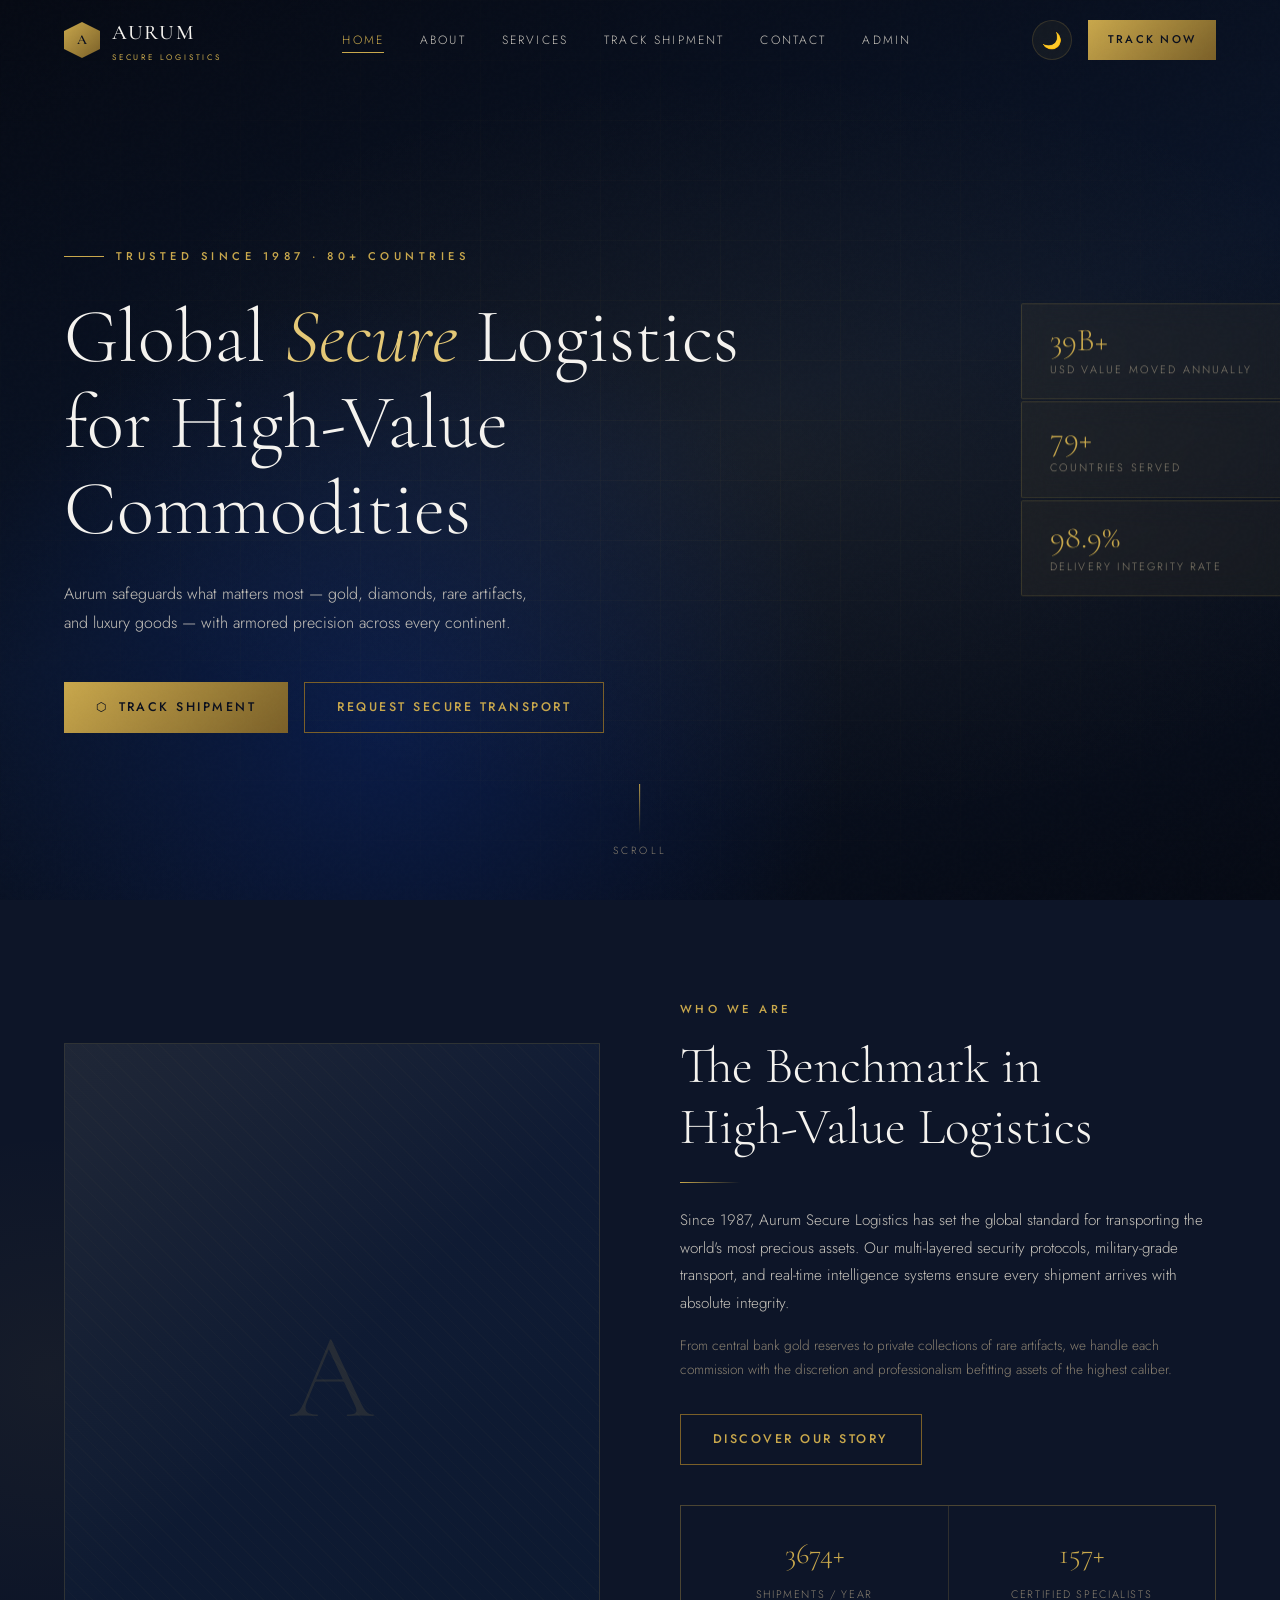
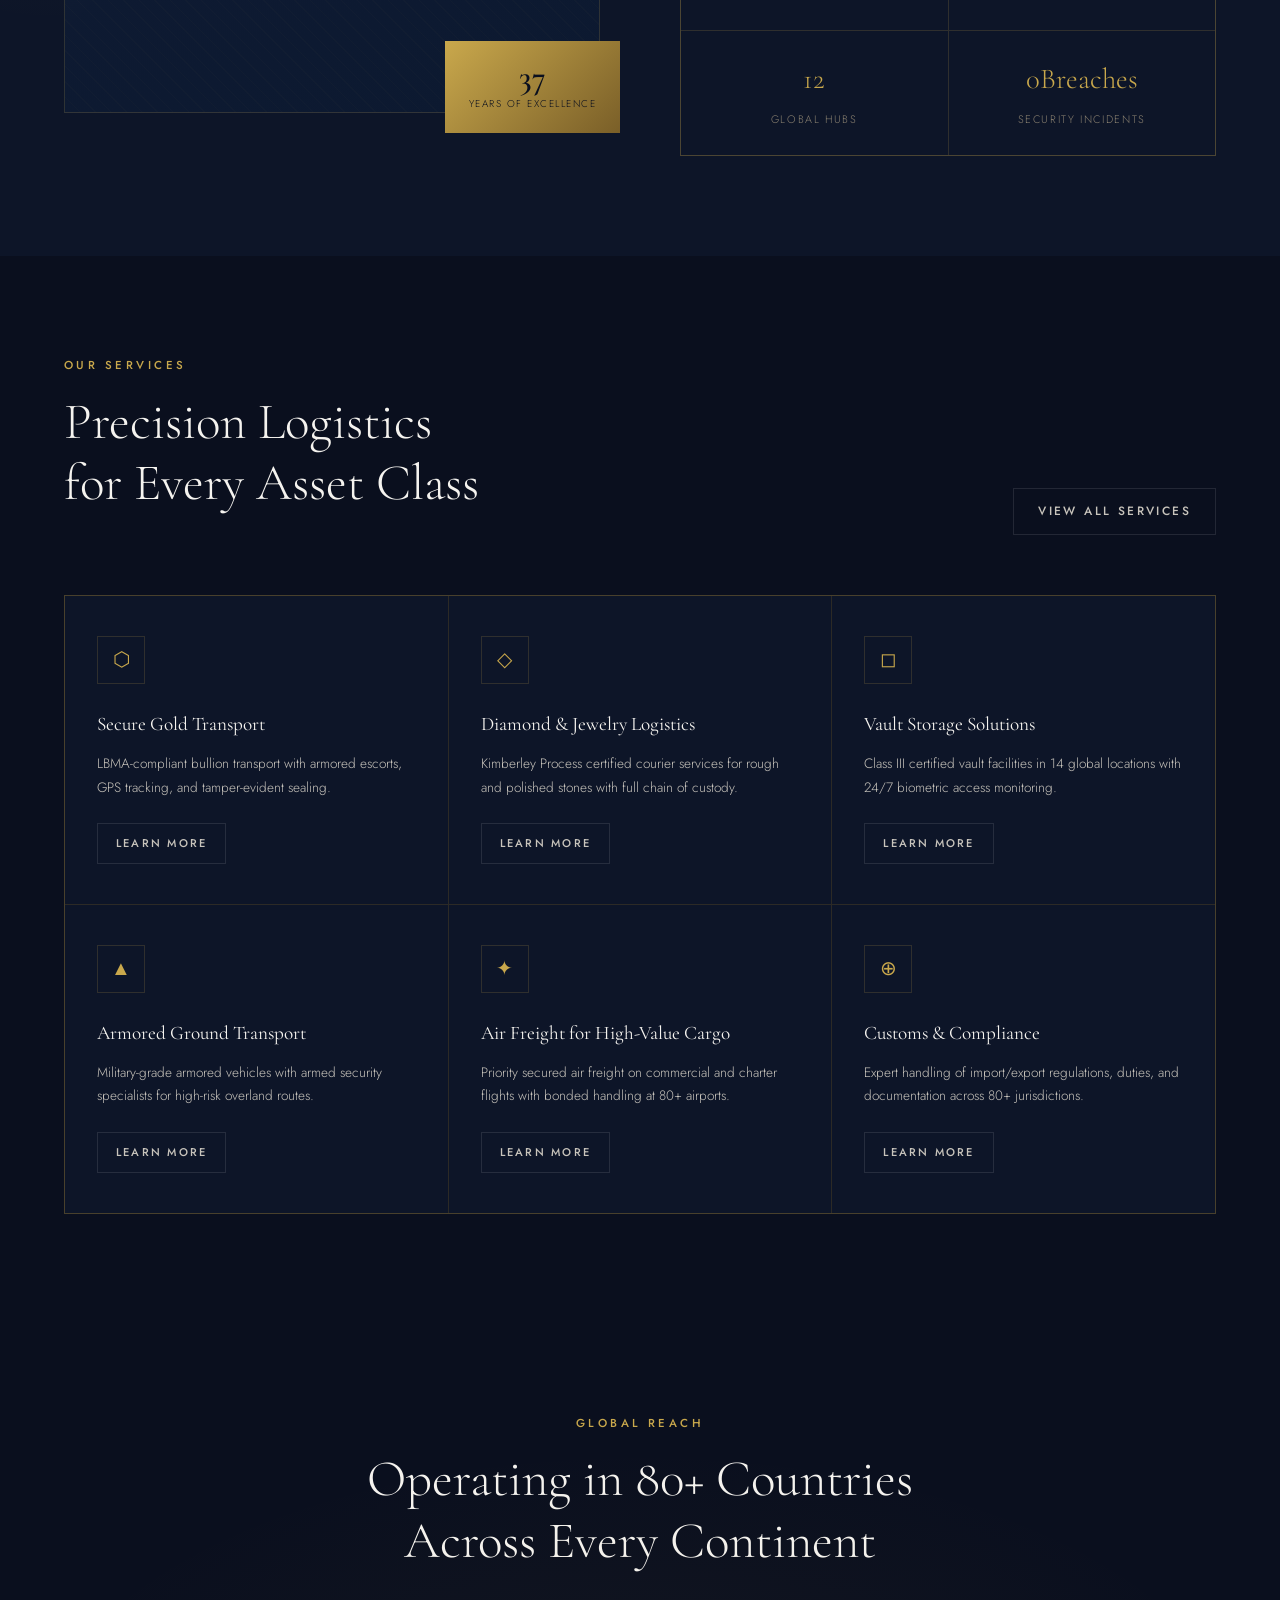
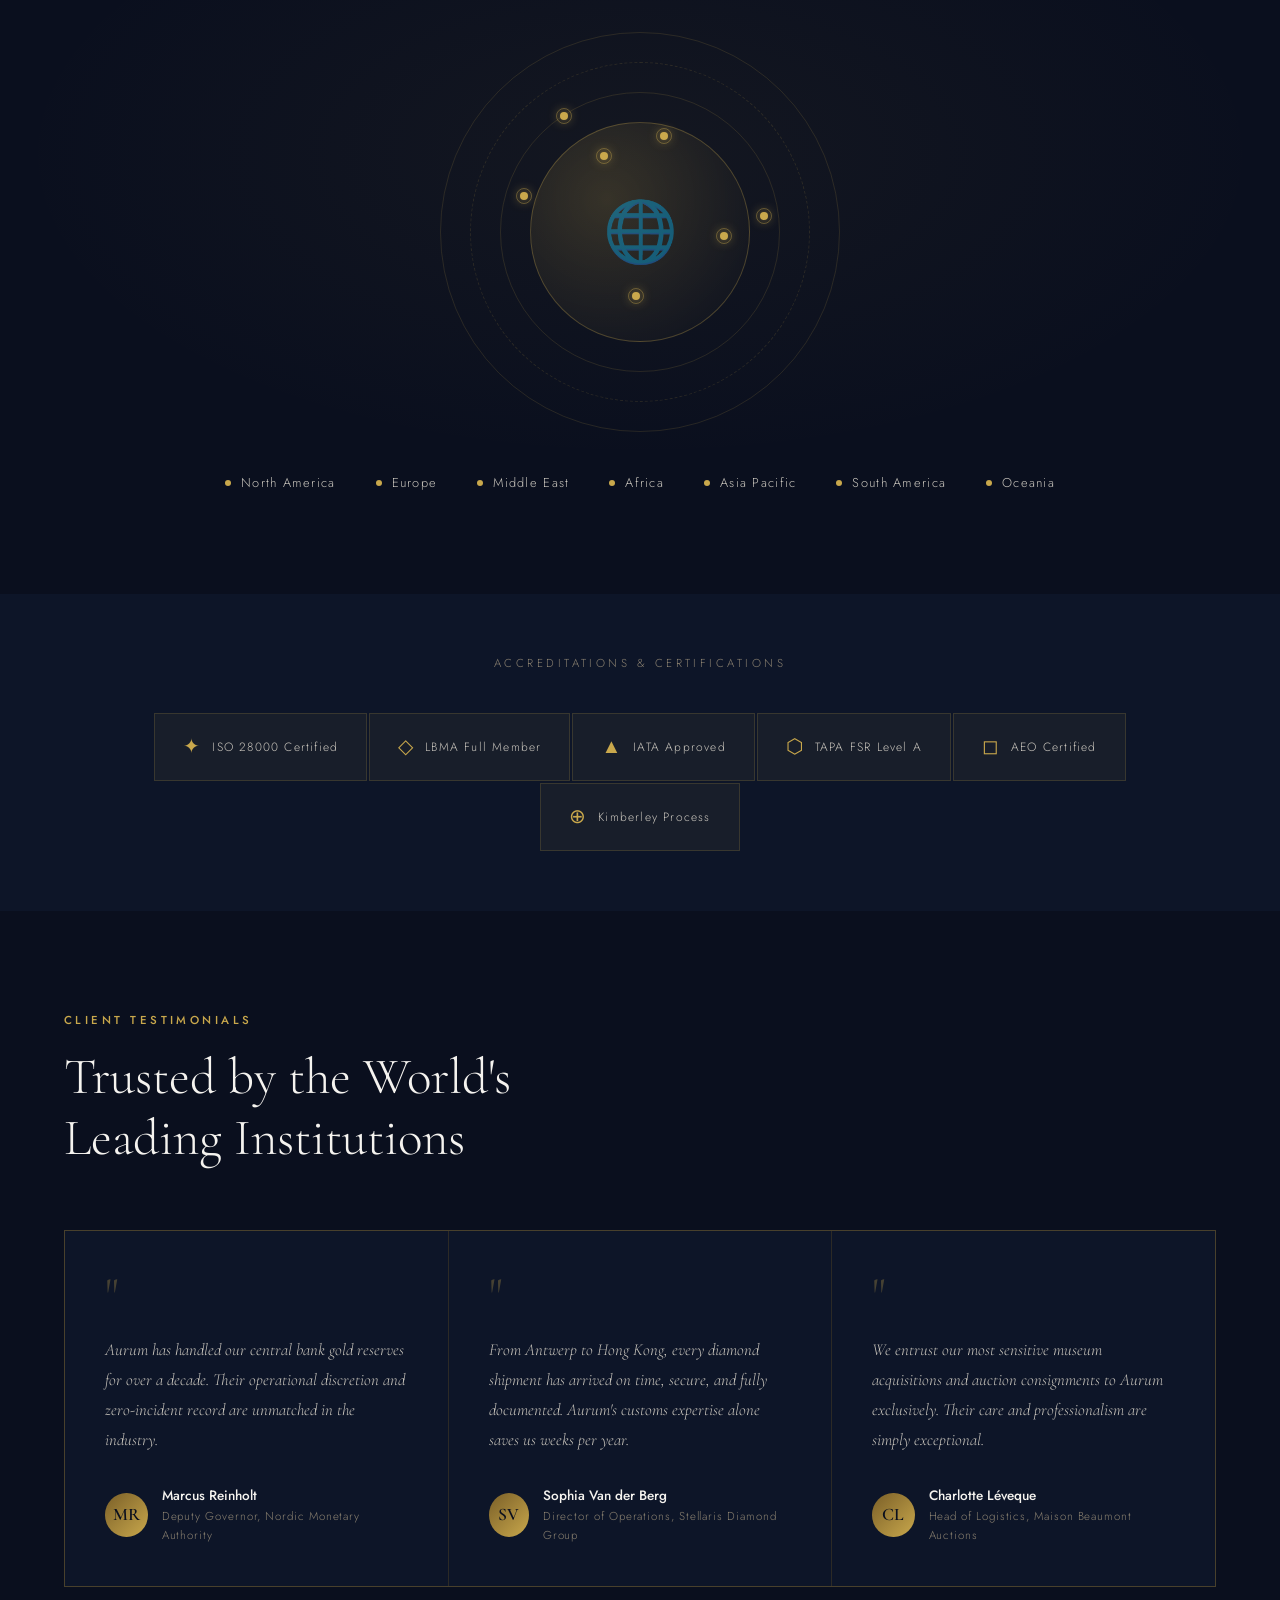
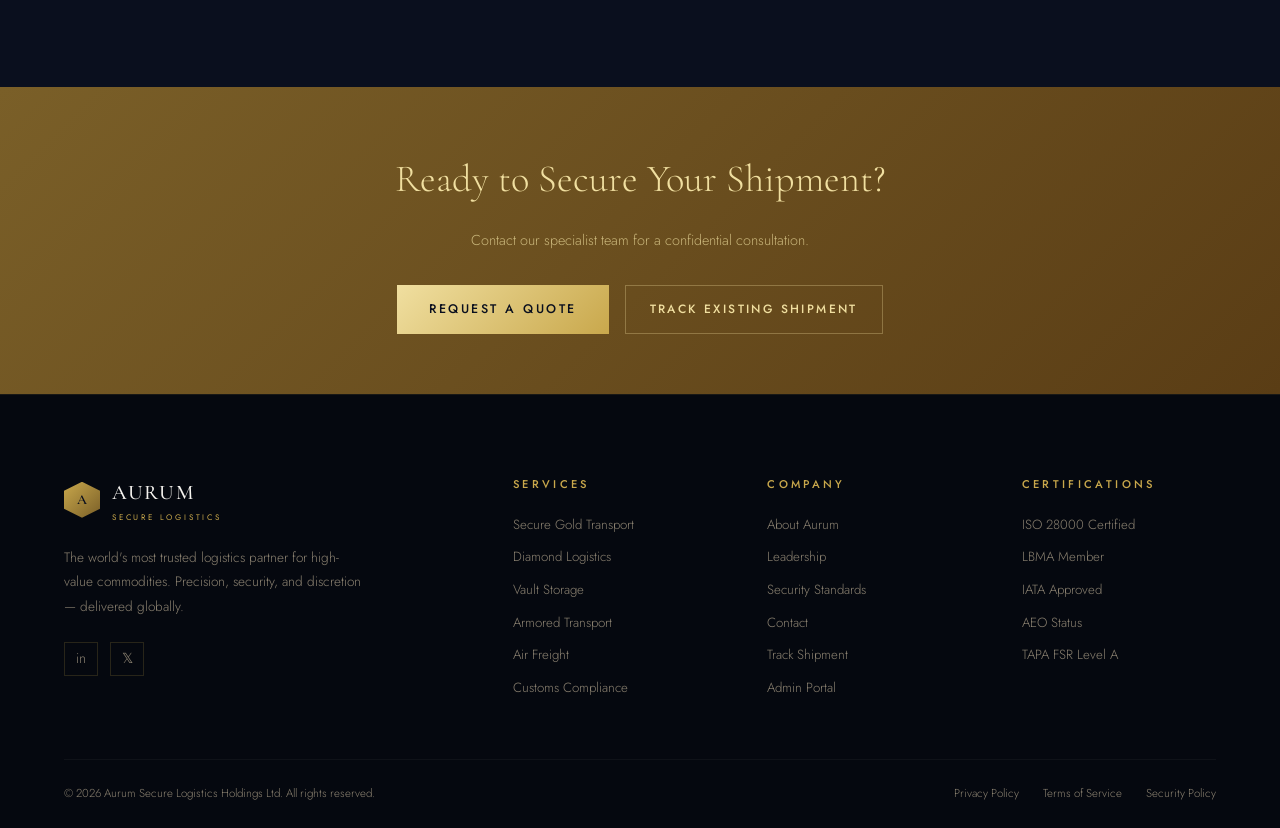
<file: index.html>
<!DOCTYPE html>
<html lang="en">

<head>
    <meta charset="UTF-8">
    <meta name="viewport" content="width=device-width, initial-scale=1.0">
    <title>Aurum Secure Logistics — Global High-Value Commodity Transport</title>
    <meta name="description" content="The world's most trusted logistics partner for gold, diamonds, jewelry, and rare commodities. Global reach. Absolute security.">
    <link rel="stylesheet" href="/main.css">
</head>

<body>

    <div id="nav-placeholder"></div>

    <!-- HERO -->
    <section class="hero">
        <div class="hero-bg"></div>
        <div class="hero-grid"></div>
        <div class="container">
            <div class="hero-content">
                <div class="hero-eyebrow">
                    <div class="hero-eyebrow-line"></div>
                    <div class="hero-eyebrow-text">Trusted Since 1987 &middot; 80+ Countries</div>
                </div>
                <h1 class="hero-title">
                    Global <em>Secure</em> Logistics<br>for High-Value<br>Commodities
                </h1>
                <p class="hero-subtitle">
                    Aurum safeguards what matters most — gold, diamonds, rare artifacts, and luxury goods — with armored precision across every continent.
                </p>
                <div class="hero-cta">
                    <a href="tracking.html" class="btn btn-primary">
                        <span>⬡</span> Track Shipment
                    </a>
                    <a href="contact.html" class="btn btn-outline">
            Request Secure Transport
          </a>
                </div>
            </div>
        </div>

        <div class="hero-stats">
            <div class="hero-stat-card">
                <div class="hero-stat-number" data-target="40" data-suffix="B+">0</div>
                <div class="hero-stat-label">USD Value Moved Annually</div>
            </div>
            <div class="hero-stat-card">
                <div class="hero-stat-number" data-target="80" data-suffix="+">0</div>
                <div class="hero-stat-label">Countries Served</div>
            </div>
            <div class="hero-stat-card">
                <div class="hero-stat-number" data-target="99" data-suffix=".9%">0</div>
                <div class="hero-stat-label">Delivery Integrity Rate</div>
            </div>
        </div>

        <div class="hero-scroll">
            <div class="scroll-line"></div>
            Scroll
        </div>
    </section>

    <!-- ABOUT PREVIEW -->
    <section class="about-preview section">
        <div class="container">
            <div class="about-grid">
                <div class="about-visual fade-up">
                    <div class="about-image-frame">
                        <div class="about-icon-large">A</div>
                    </div>
                    <div class="about-badge">
                        <div class="about-badge-num">37</div>
                        <div class="about-badge-text">Years of Excellence</div>
                    </div>
                </div>
                <div class="fade-up fade-up-delay-1">
                    <span class="section-label">Who We Are</span>
                    <h2 class="section-title">The Benchmark in<br>High-Value Logistics</h2>
                    <div class="divider"></div>
                    <p class="section-subtitle">
                        Since 1987, Aurum Secure Logistics has set the global standard for transporting the world's most precious assets. Our multi-layered security protocols, military-grade transport, and real-time intelligence systems ensure every shipment arrives with absolute
                        integrity.
                    </p>
                    <p style="font-size:0.85rem;color:var(--text-muted);margin-top:16px;line-height:1.8">
                        From central bank gold reserves to private collections of rare artifacts, we handle each commission with the discretion and professionalism befitting assets of the highest caliber.
                    </p>
                    <div style="margin-top:32px">
                        <a href="about.html" class="btn btn-outline">Discover Our Story</a>
                    </div>

                    <div class="stats-row">
                        <div class="stat-box">
                            <span class="stat-box-num" data-target="4200" data-suffix="+">0</span>
                            <span class="stat-box-label">Shipments / Year</span>
                        </div>
                        <div class="stat-box">
                            <span class="stat-box-num" data-target="180" data-suffix="+">0</span>
                            <span class="stat-box-label">Certified Specialists</span>
                        </div>
                        <div class="stat-box">
                            <span class="stat-box-num" data-target="14" data-suffix="">0</span>
                            <span class="stat-box-label">Global Hubs</span>
                        </div>
                        <div class="stat-box">
                            <span class="stat-box-num" data-target="0" data-suffix="Breaches">0</span>
                            <span class="stat-box-label">Security Incidents</span>
                        </div>
                    </div>
                </div>
            </div>
        </div>
    </section>

    <!-- SERVICES PREVIEW -->
    <section class="section" style="background:var(--navy)">
        <div class="container">
            <div style="display:flex;justify-content:space-between;align-items:flex-end;flex-wrap:wrap;gap:20px">
                <div class="fade-up">
                    <span class="section-label">Our Services</span>
                    <h2 class="section-title">Precision Logistics<br>for Every Asset Class</h2>
                </div>
                <a href="services.html" class="btn btn-ghost fade-up">View All Services</a>
            </div>
            <div class="services-grid" style="margin-top:60px">
                <div class="service-card fade-up">
                    <div class="service-icon">⬡</div>
                    <div class="service-title">Secure Gold Transport</div>
                    <p class="service-desc">LBMA-compliant bullion transport with armored escorts, GPS tracking, and tamper-evident sealing.</p>
                    <a href="services.html" class="btn btn-ghost" style="padding:10px 18px;font-size:0.7rem">Learn More</a>
                </div>
                <div class="service-card fade-up fade-up-delay-1">
                    <div class="service-icon">◇</div>
                    <div class="service-title">Diamond & Jewelry Logistics</div>
                    <p class="service-desc">Kimberley Process certified courier services for rough and polished stones with full chain of custody.</p>
                    <a href="services.html" class="btn btn-ghost" style="padding:10px 18px;font-size:0.7rem">Learn More</a>
                </div>
                <div class="service-card fade-up fade-up-delay-2">
                    <div class="service-icon">◻</div>
                    <div class="service-title">Vault Storage Solutions</div>
                    <p class="service-desc">Class III certified vault facilities in 14 global locations with 24/7 biometric access monitoring.</p>
                    <a href="services.html" class="btn btn-ghost" style="padding:10px 18px;font-size:0.7rem">Learn More</a>
                </div>
                <div class="service-card fade-up">
                    <div class="service-icon">▲</div>
                    <div class="service-title">Armored Ground Transport</div>
                    <p class="service-desc">Military-grade armored vehicles with armed security specialists for high-risk overland routes.</p>
                    <a href="services.html" class="btn btn-ghost" style="padding:10px 18px;font-size:0.7rem">Learn More</a>
                </div>
                <div class="service-card fade-up fade-up-delay-1">
                    <div class="service-icon">✦</div>
                    <div class="service-title">Air Freight for High-Value Cargo</div>
                    <p class="service-desc">Priority secured air freight on commercial and charter flights with bonded handling at 80+ airports.</p>
                    <a href="services.html" class="btn btn-ghost" style="padding:10px 18px;font-size:0.7rem">Learn More</a>
                </div>
                <div class="service-card fade-up fade-up-delay-2">
                    <div class="service-icon">⊕</div>
                    <div class="service-title">Customs & Compliance</div>
                    <p class="service-desc">Expert handling of import/export regulations, duties, and documentation across 80+ jurisdictions.</p>
                    <a href="services.html" class="btn btn-ghost" style="padding:10px 18px;font-size:0.7rem">Learn More</a>
                </div>
            </div>
        </div>
    </section>

    <!-- GLOBAL PRESENCE -->
    <section class="global-section section">
        <div class="container">
            <span class="section-label">Global Reach</span>
            <h2 class="section-title">Operating in 80+ Countries<br>Across Every Continent</h2>
            <div class="globe-visual">
                <div class="globe-ring"></div>
                <div class="globe-ring"></div>
                <div class="globe-ring"></div>
                <div class="globe-center">
                    <div class="globe-center-icon">🌐</div>
                </div>
                <div class="globe-dots">
                    <div class="globe-dot" style="top:30%;left:40%"></div>
                    <div class="globe-dot" style="top:25%;left:55%"></div>
                    <div class="globe-dot" style="top:50%;left:70%"></div>
                    <div class="globe-dot" style="top:65%;left:48%"></div>
                    <div class="globe-dot" style="top:40%;left:20%"></div>
                    <div class="globe-dot" style="top:45%;left:80%"></div>
                    <div class="globe-dot" style="top:20%;left:30%"></div>
                </div>
            </div>
            <div class="regions-list fade-up">
                <div class="region-item">
                    <div class="region-dot"></div>North America</div>
                <div class="region-item">
                    <div class="region-dot"></div>Europe</div>
                <div class="region-item">
                    <div class="region-dot"></div>Middle East</div>
                <div class="region-item">
                    <div class="region-dot"></div>Africa</div>
                <div class="region-item">
                    <div class="region-dot"></div>Asia Pacific</div>
                <div class="region-item">
                    <div class="region-dot"></div>South America</div>
                <div class="region-item">
                    <div class="region-dot"></div>Oceania</div>
            </div>
        </div>
    </section>

    <!-- CERTIFICATIONS -->
    <section class="certs-section">
        <div class="container">
            <p class="certs-label">Accreditations & Certifications</p>
            <div class="certs-row">
                <div class="cert-badge"><span class="cert-badge-icon">✦</span><span class="cert-badge-text">ISO 28000 Certified</span></div>
                <div class="cert-badge"><span class="cert-badge-icon">◇</span><span class="cert-badge-text">LBMA Full Member</span></div>
                <div class="cert-badge"><span class="cert-badge-icon">▲</span><span class="cert-badge-text">IATA Approved</span></div>
                <div class="cert-badge"><span class="cert-badge-icon">⬡</span><span class="cert-badge-text">TAPA FSR Level A</span></div>
                <div class="cert-badge"><span class="cert-badge-icon">◻</span><span class="cert-badge-text">AEO Certified</span></div>
                <div class="cert-badge"><span class="cert-badge-icon">⊕</span><span class="cert-badge-text">Kimberley Process</span></div>
            </div>
        </div>
    </section>

    <!-- TESTIMONIALS -->
    <section class="testimonials-section section">
        <div class="container">
            <span class="section-label">Client Testimonials</span>
            <h2 class="section-title">Trusted by the World's<br>Leading Institutions</h2>
            <div class="testimonials-grid">
                <div class="testimonial-card fade-up">
                    <div class="testimonial-quote">"</div>
                    <p class="testimonial-text">Aurum has handled our central bank gold reserves for over a decade. Their operational discretion and zero-incident record are unmatched in the industry.</p>
                    <div class="testimonial-author">
                        <div class="author-avatar">MR</div>
                        <div>
                            <div class="author-name">Marcus Reinholt</div>
                            <div class="author-title">Deputy Governor, Nordic Monetary Authority</div>
                        </div>
                    </div>
                </div>
                <div class="testimonial-card fade-up fade-up-delay-1">
                    <div class="testimonial-quote">"</div>
                    <p class="testimonial-text">From Antwerp to Hong Kong, every diamond shipment has arrived on time, secure, and fully documented. Aurum's customs expertise alone saves us weeks per year.</p>
                    <div class="testimonial-author">
                        <div class="author-avatar">SV</div>
                        <div>
                            <div class="author-name">Sophia Van der Berg</div>
                            <div class="author-title">Director of Operations, Stellaris Diamond Group</div>
                        </div>
                    </div>
                </div>
                <div class="testimonial-card fade-up fade-up-delay-2">
                    <div class="testimonial-quote">"</div>
                    <p class="testimonial-text">We entrust our most sensitive museum acquisitions and auction consignments to Aurum exclusively. Their care and professionalism are simply exceptional.</p>
                    <div class="testimonial-author">
                        <div class="author-avatar">CL</div>
                        <div>
                            <div class="author-name">Charlotte Léveque</div>
                            <div class="author-title">Head of Logistics, Maison Beaumont Auctions</div>
                        </div>
                    </div>
                </div>
            </div>
        </div>
    </section>

    <!-- CTA BAND -->
    <section style="background:linear-gradient(135deg,var(--gold-dim),#5a3d15);padding:60px 0">
        <div class="container" style="text-align:center">
            <h2 style="font-family:var(--font-serif);font-size:clamp(1.6rem,3vw,2.4rem);color:var(--gold-pale);margin-bottom:16px;font-weight:300">
                Ready to Secure Your Shipment?
            </h2>
            <p style="color:rgba(240,223,160,0.7);font-size:0.9rem;margin-bottom:32px">
                Contact our specialist team for a confidential consultation.
            </p>
            <div style="display:flex;gap:16px;justify-content:center;flex-wrap:wrap">
                <a href="contact.html" class="btn btn-primary" style="background:linear-gradient(135deg,var(--gold-pale),var(--gold))">Request a Quote</a>
                <a href="tracking.html" class="btn btn-ghost" style="border-color:rgba(240,223,160,0.3);color:var(--gold-pale)">Track Existing Shipment</a>
            </div>
        </div>
    </section>

    <div id="footer-placeholder"></div>

    <script src="nav.js"></script>
    <script src="main.js"></script>
</body>

</html>
</file>
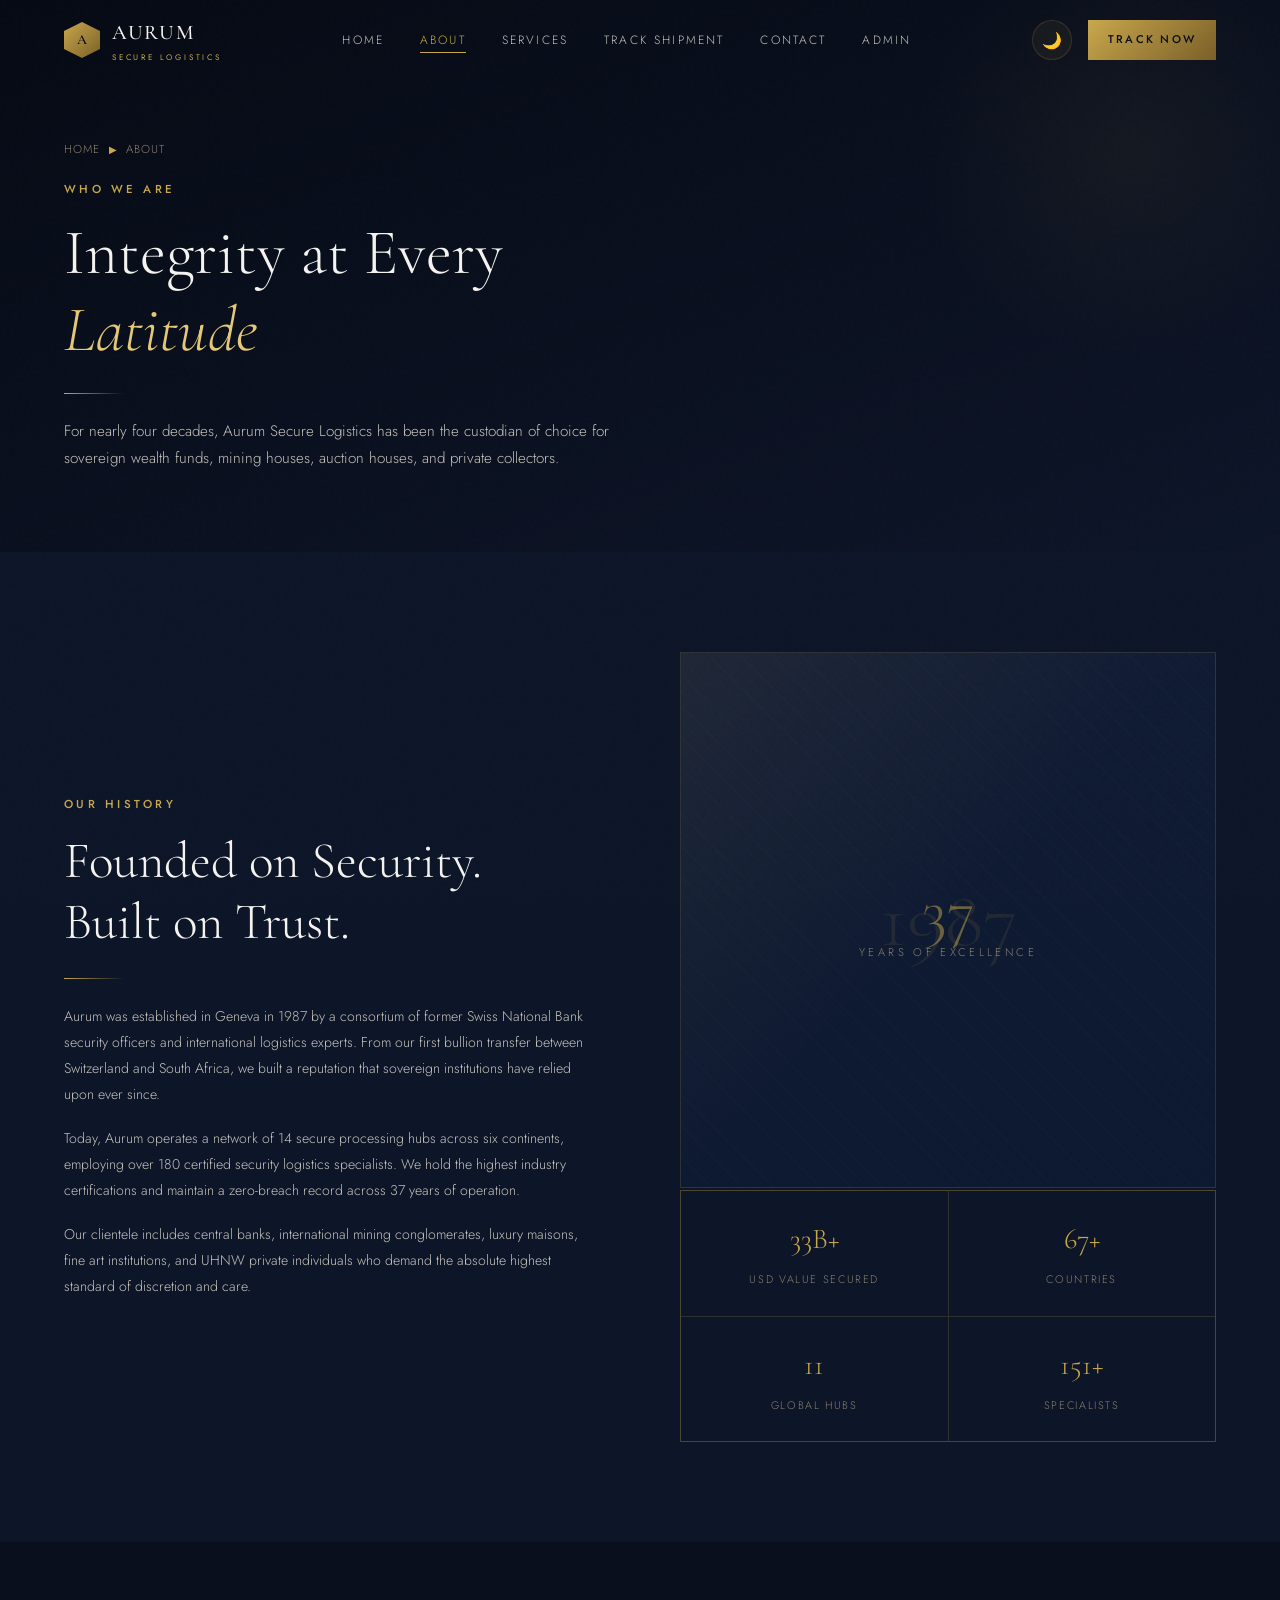
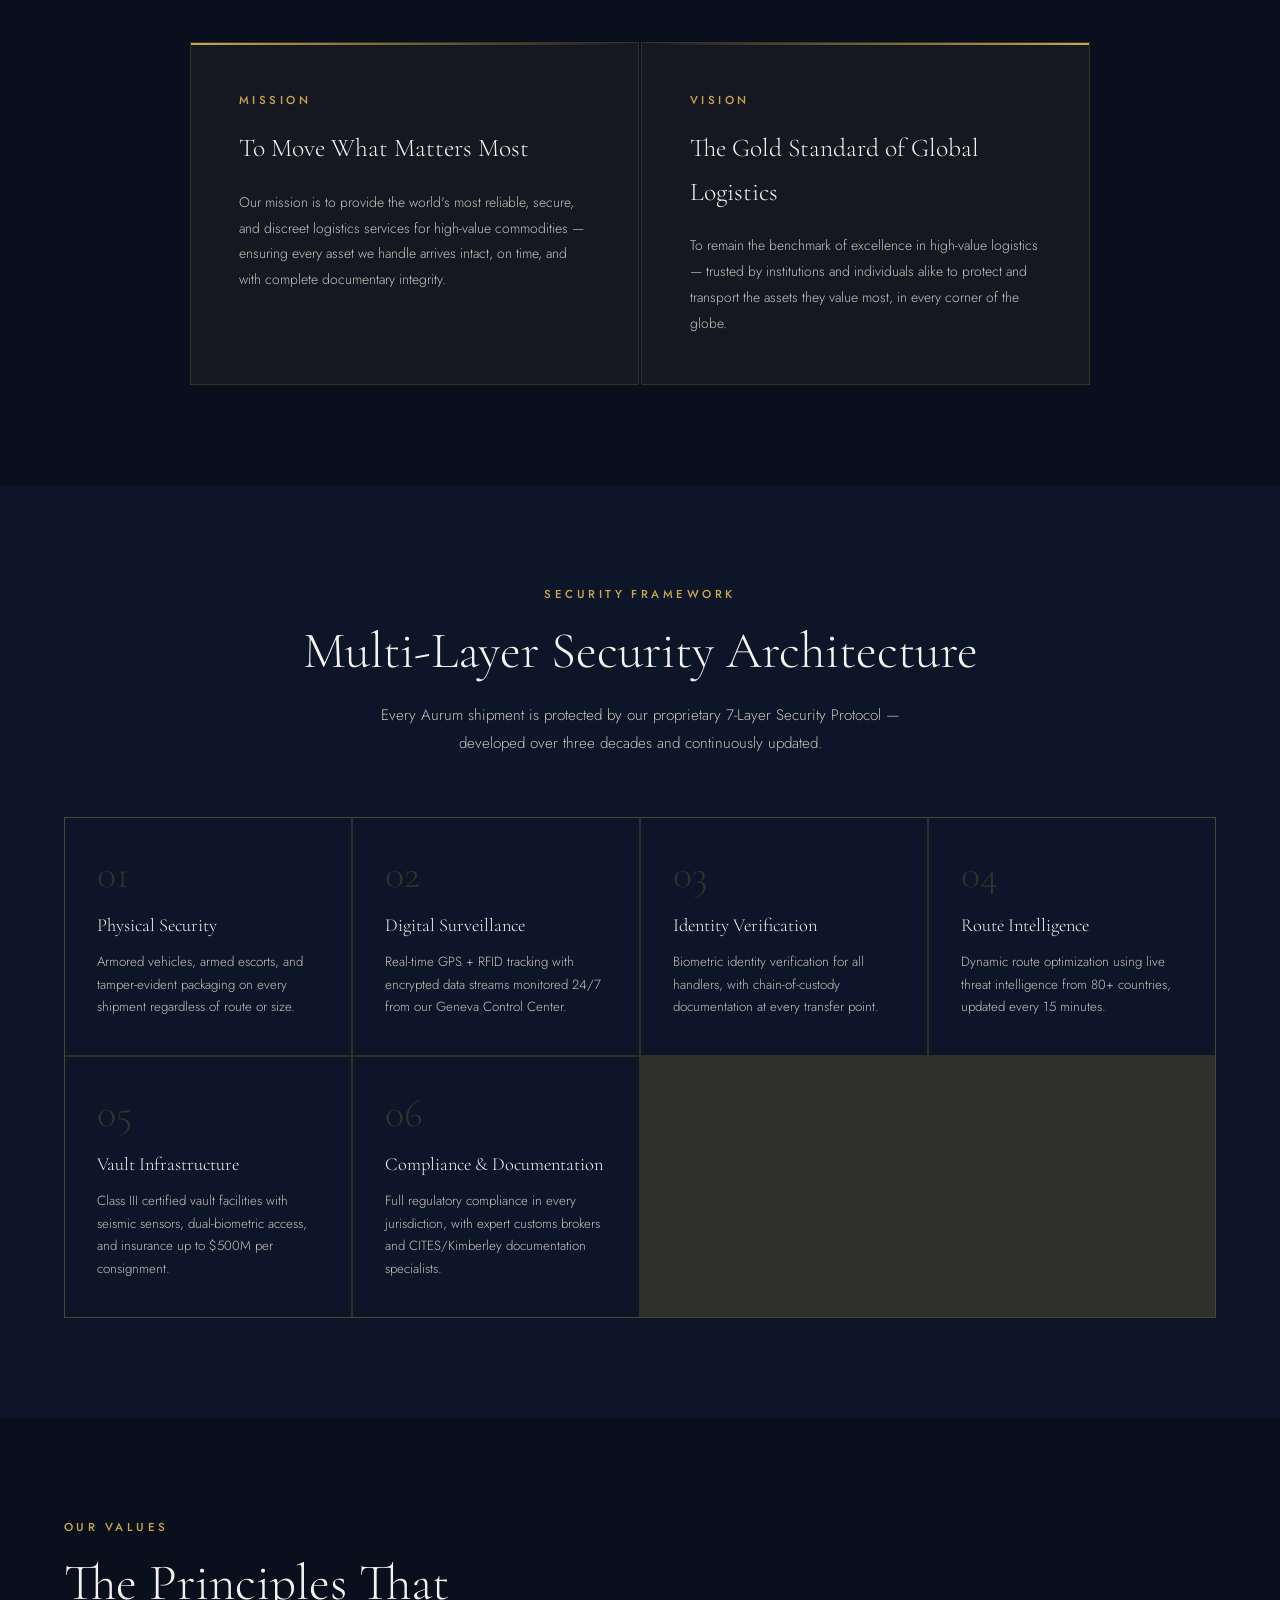
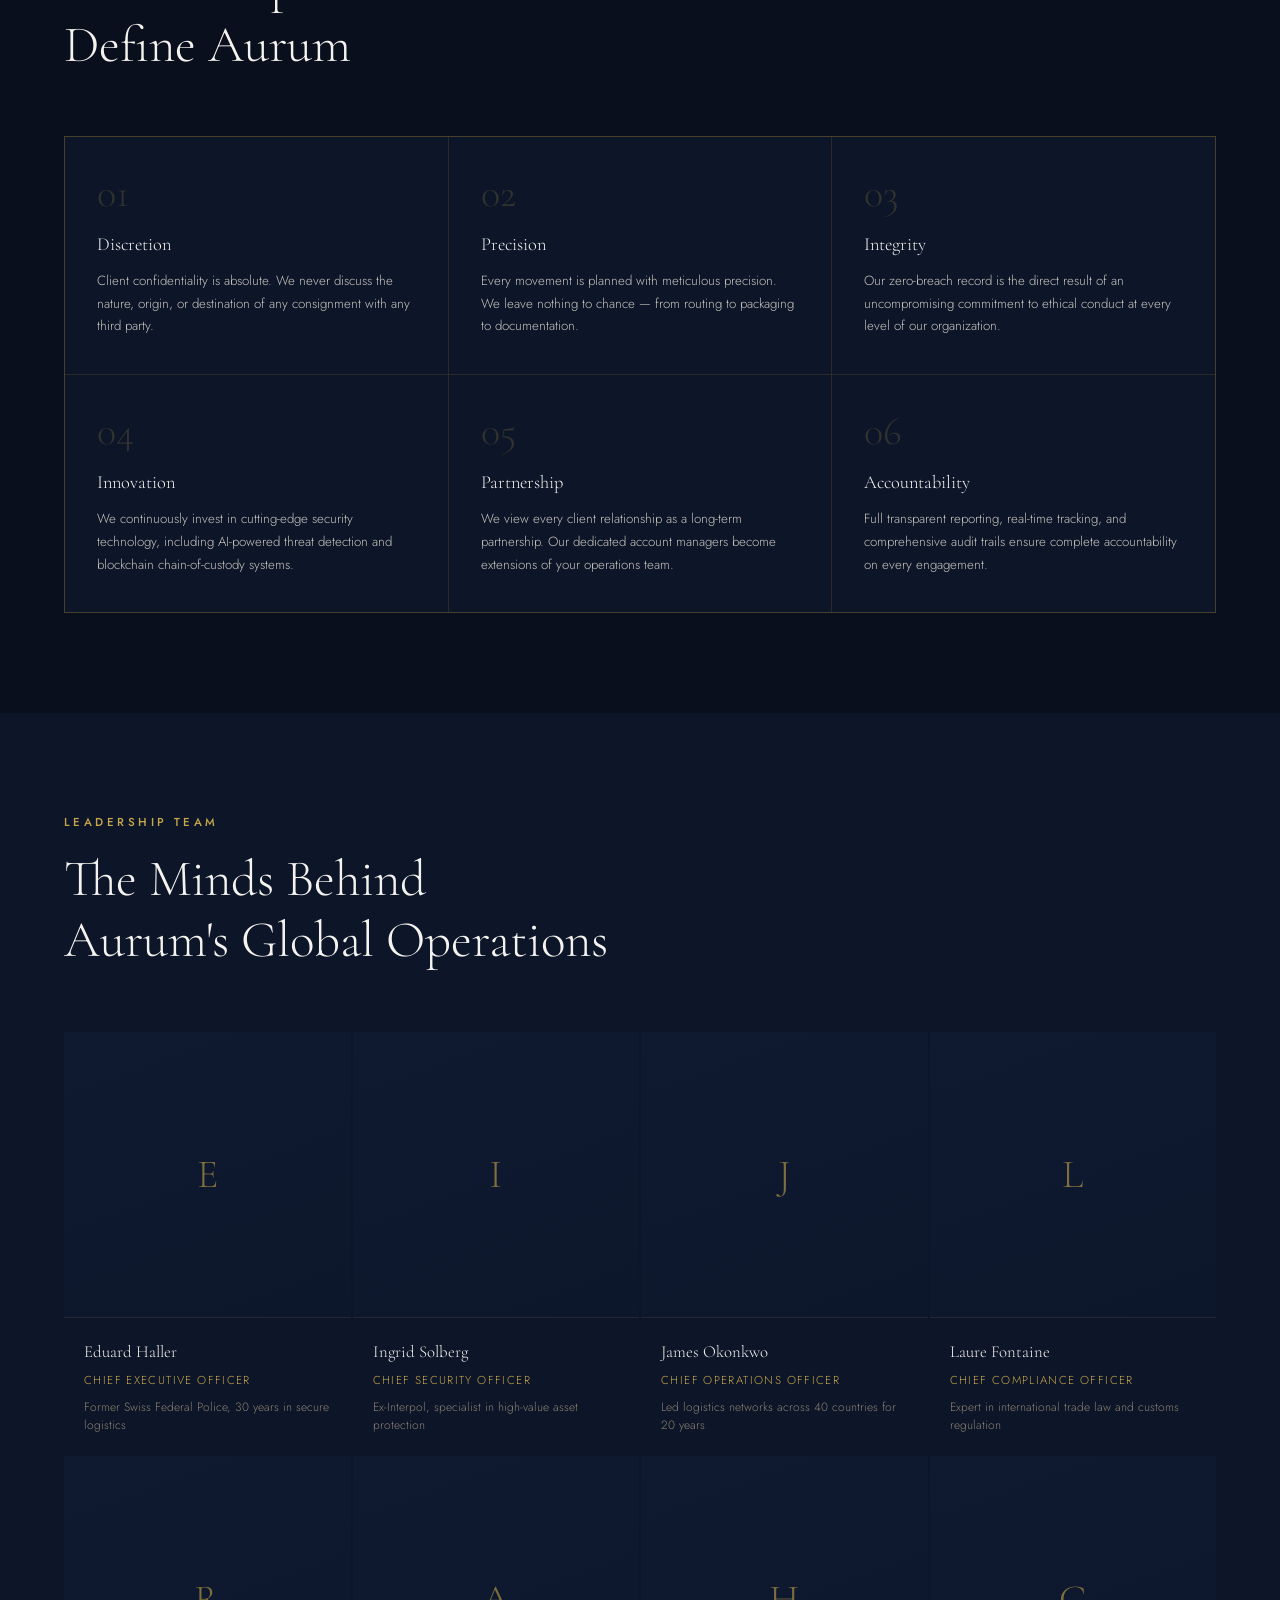
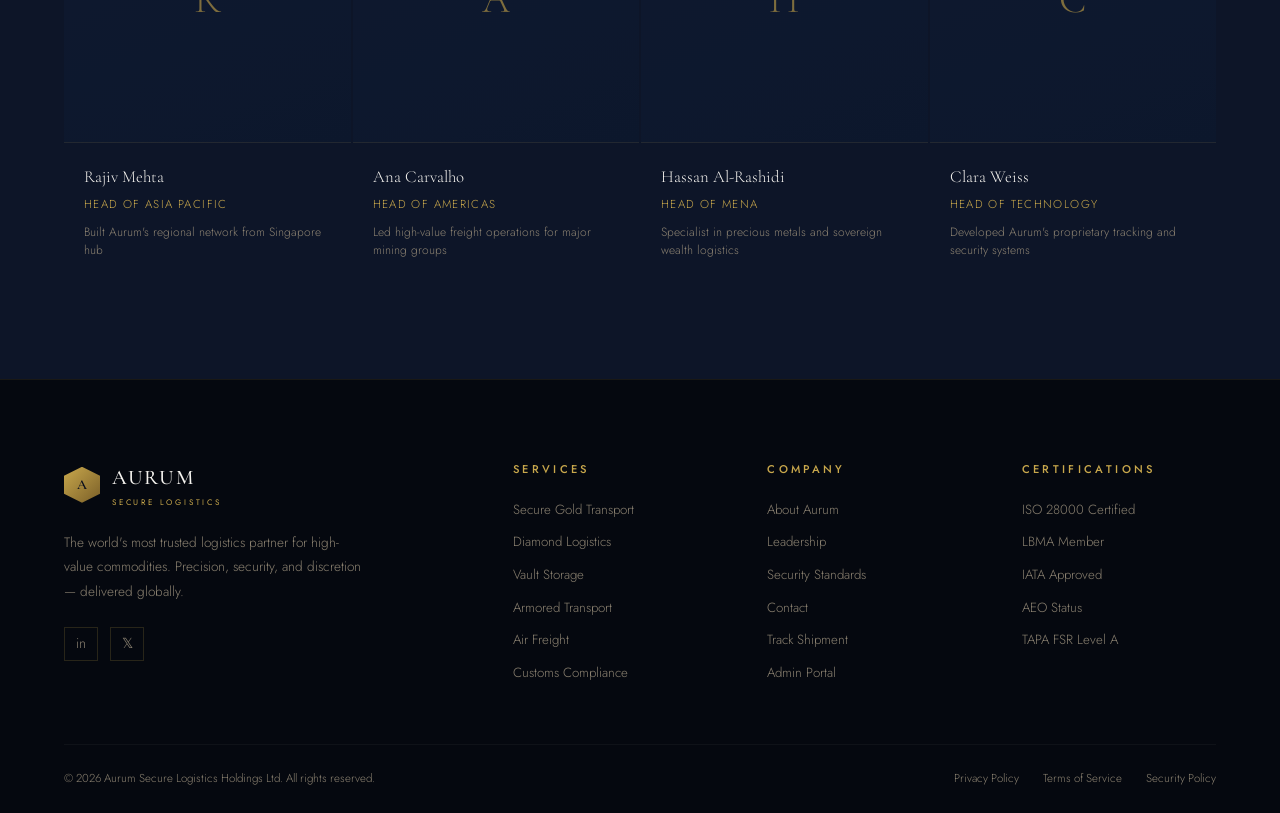
<file: about.html>
<!DOCTYPE html>
<html lang="en">

<head>
    <meta charset="UTF-8">
    <meta name="viewport" content="width=device-width, initial-scale=1.0">
    <title>About Aurum — Our Story, Mission & Security Standards</title>
    <link rel="stylesheet" href="/main.css">
</head>

<body>

    <div id="nav-placeholder"></div>

    <!-- Page Header -->
    <section class="page-header">
        <div class="container">
            <div class="page-header-content">
                <div class="breadcrumb">
                    <a href="index.html">Home</a>
                    <span class="breadcrumb-sep">▶</span>
                    <span>About</span>
                </div>
                <span class="section-label">Who We Are</span>
                <h1 class="section-title" style="font-size:clamp(2.2rem,5vw,4rem)">
                    Integrity at Every<br><em style="font-style:italic;color:var(--gold-light)">Latitude</em>
                </h1>
                <div class="divider"></div>
                <p class="section-subtitle">
                    For nearly four decades, Aurum Secure Logistics has been the custodian of choice for sovereign wealth funds, mining houses, auction houses, and private collectors.
                </p>
            </div>
        </div>
    </section>

    <!-- Company Overview -->
    <section class="section" style="background:var(--navy-mid)">
        <div class="container">
            <div class="about-grid">
                <div class="fade-up">
                    <span class="section-label">Our History</span>
                    <h2 class="section-title">Founded on Security.<br>Built on Trust.</h2>
                    <div class="divider"></div>
                    <p style="font-size:0.88rem;color:var(--white-dim);line-height:1.85;margin-bottom:18px">
                        Aurum was established in Geneva in 1987 by a consortium of former Swiss National Bank security officers and international logistics experts. From our first bullion transfer between Switzerland and South Africa, we built a reputation that sovereign institutions
                        have relied upon ever since.
                    </p>
                    <p style="font-size:0.88rem;color:var(--white-dim);line-height:1.85;margin-bottom:18px">
                        Today, Aurum operates a network of 14 secure processing hubs across six continents, employing over 180 certified security logistics specialists. We hold the highest industry certifications and maintain a zero-breach record across 37 years of operation.
                    </p>
                    <p style="font-size:0.88rem;color:var(--white-dim);line-height:1.85">
                        Our clientele includes central banks, international mining conglomerates, luxury maisons, fine art institutions, and UHNW private individuals who demand the absolute highest standard of discretion and care.
                    </p>
                </div>
                <div class="about-visual fade-up fade-up-delay-1">
                    <div class="about-image-frame" style="aspect-ratio:1">
                        <div style="font-size:80px;opacity:0.1;color:var(--gold);font-family:var(--font-serif);position:absolute">1987</div>
                        <div style="text-align:center;position:relative;z-index:2">
                            <div style="font-family:var(--font-serif);font-size:4rem;color:var(--gold);opacity:0.5;line-height:1">37</div>
                            <div style="font-size:0.7rem;letter-spacing:0.3em;text-transform:uppercase;color:var(--text-muted)">Years of Excellence</div>
                        </div>
                    </div>
                    <div class="stats-row" style="margin-top:2px">
                        <div class="stat-box"><span class="stat-box-num" data-target="40" data-suffix="B+">0</span><span class="stat-box-label">USD Value Secured</span></div>
                        <div class="stat-box"><span class="stat-box-num" data-target="80" data-suffix="+">0</span><span class="stat-box-label">Countries</span></div>
                        <div class="stat-box"><span class="stat-box-num" data-target="14" data-suffix="">0</span><span class="stat-box-label">Global Hubs</span></div>
                        <div class="stat-box"><span class="stat-box-num" data-target="180" data-suffix="+">0</span><span class="stat-box-label">Specialists</span></div>
                    </div>
                </div>
            </div>
        </div>
    </section>

    <!-- Mission & Vision -->
    <section class="section" style="background:var(--navy)">
        <div class="container">
            <div style="display:grid;grid-template-columns:1fr 1fr;gap:2px;max-width:900px;margin:0 auto">
                <div class="fade-up" style="background:var(--glass);border:1px solid var(--glass-border);padding:48px;position:relative">
                    <div style="position:absolute;top:0;left:0;right:0;height:2px;background:linear-gradient(90deg,var(--gold),transparent)"></div>
                    <span class="section-label">Mission</span>
                    <h3 style="font-family:var(--font-serif);font-size:1.6rem;font-weight:300;margin-bottom:20px;color:var(--white)">
                        To Move What Matters Most
                    </h3>
                    <p style="font-size:0.87rem;color:var(--white-dim);line-height:1.85">
                        Our mission is to provide the world's most reliable, secure, and discreet logistics services for high-value commodities — ensuring every asset we handle arrives intact, on time, and with complete documentary integrity.
                    </p>
                </div>
                <div class="fade-up fade-up-delay-1" style="background:var(--glass);border:1px solid var(--glass-border);padding:48px;position:relative">
                    <div style="position:absolute;top:0;left:0;right:0;height:2px;background:linear-gradient(90deg,transparent,var(--gold))"></div>
                    <span class="section-label">Vision</span>
                    <h3 style="font-family:var(--font-serif);font-size:1.6rem;font-weight:300;margin-bottom:20px;color:var(--white)">
                        The Gold Standard of Global Logistics
                    </h3>
                    <p style="font-size:0.87rem;color:var(--white-dim);line-height:1.85">
                        To remain the benchmark of excellence in high-value logistics — trusted by institutions and individuals alike to protect and transport the assets they value most, in every corner of the globe.
                    </p>
                </div>
            </div>
        </div>
    </section>

    <!-- Security Standards -->
    <section class="section" style="background:var(--navy-mid)">
        <div class="container">
            <div style="text-align:center;margin-bottom:60px" class="fade-up">
                <span class="section-label">Security Framework</span>
                <h2 class="section-title">Multi-Layer Security Architecture</h2>
                <p class="section-subtitle" style="margin:0 auto">
                    Every Aurum shipment is protected by our proprietary 7-Layer Security Protocol — developed over three decades and continuously updated.
                </p>
            </div>
            <div style="display:grid;grid-template-columns:repeat(auto-fit,minmax(280px,1fr));gap:2px;background:var(--glass-border);border:1px solid var(--glass-border)">
                <div class="value-card fade-up" style="transition-delay:0s">
                    <div class="value-num">01</div>
                    <div class="value-title">Physical Security</div>
                    <p class="value-desc">Armored vehicles, armed escorts, and tamper-evident packaging on every shipment regardless of route or size.</p>
                </div>
                <div class="value-card fade-up" style="transition-delay:0.08s">
                    <div class="value-num">02</div>
                    <div class="value-title">Digital Surveillance</div>
                    <p class="value-desc">Real-time GPS + RFID tracking with encrypted data streams monitored 24/7 from our Geneva Control Center.</p>
                </div>
                <div class="value-card fade-up" style="transition-delay:0.16s">
                    <div class="value-num">03</div>
                    <div class="value-title">Identity Verification</div>
                    <p class="value-desc">Biometric identity verification for all handlers, with chain-of-custody documentation at every transfer point.</p>
                </div>
                <div class="value-card fade-up" style="transition-delay:0.24s">
                    <div class="value-num">04</div>
                    <div class="value-title">Route Intelligence</div>
                    <p class="value-desc">Dynamic route optimization using live threat intelligence from 80+ countries, updated every 15 minutes.</p>
                </div>
                <div class="value-card fade-up" style="transition-delay:0.32s">
                    <div class="value-num">05</div>
                    <div class="value-title">Vault Infrastructure</div>
                    <p class="value-desc">Class III certified vault facilities with seismic sensors, dual-biometric access, and insurance up to $500M per consignment.</p>
                </div>
                <div class="value-card fade-up" style="transition-delay:0.40s">
                    <div class="value-num">06</div>
                    <div class="value-title">Compliance & Documentation</div>
                    <p class="value-desc">Full regulatory compliance in every jurisdiction, with expert customs brokers and CITES/Kimberley documentation specialists.</p>
                </div>
            </div>
        </div>
    </section>

    <!-- Corporate Values -->
    <section class="section" style="background:var(--navy)">
        <div class="container">
            <div class="fade-up" style="margin-bottom:60px">
                <span class="section-label">Our Values</span>
                <h2 class="section-title">The Principles That<br>Define Aurum</h2>
            </div>
            <div class="values-grid">
                <div class="value-card fade-up">
                    <div class="value-num">01</div>
                    <div class="value-title">Discretion</div>
                    <p class="value-desc">Client confidentiality is absolute. We never discuss the nature, origin, or destination of any consignment with any third party.</p>
                </div>
                <div class="value-card fade-up fade-up-delay-1">
                    <div class="value-num">02</div>
                    <div class="value-title">Precision</div>
                    <p class="value-desc">Every movement is planned with meticulous precision. We leave nothing to chance — from routing to packaging to documentation.</p>
                </div>
                <div class="value-card fade-up fade-up-delay-2">
                    <div class="value-num">03</div>
                    <div class="value-title">Integrity</div>
                    <p class="value-desc">Our zero-breach record is the direct result of an uncompromising commitment to ethical conduct at every level of our organization.</p>
                </div>
                <div class="value-card fade-up">
                    <div class="value-num">04</div>
                    <div class="value-title">Innovation</div>
                    <p class="value-desc">We continuously invest in cutting-edge security technology, including AI-powered threat detection and blockchain chain-of-custody systems.</p>
                </div>
                <div class="value-card fade-up fade-up-delay-1">
                    <div class="value-num">05</div>
                    <div class="value-title">Partnership</div>
                    <p class="value-desc">We view every client relationship as a long-term partnership. Our dedicated account managers become extensions of your operations team.</p>
                </div>
                <div class="value-card fade-up fade-up-delay-2">
                    <div class="value-num">06</div>
                    <div class="value-title">Accountability</div>
                    <p class="value-desc">Full transparent reporting, real-time tracking, and comprehensive audit trails ensure complete accountability on every engagement.</p>
                </div>
            </div>
        </div>
    </section>

    <!-- Leadership -->
    <section class="section" style="background:var(--navy-mid)">
        <div class="container">
            <div class="fade-up" style="margin-bottom:20px">
                <span class="section-label">Leadership Team</span>
                <h2 class="section-title">The Minds Behind<br>Aurum's Global Operations</h2>
            </div>
            <div class="team-grid">
                <div class="team-card fade-up" style="transition-delay:0s">
                    <div class="team-avatar">E</div>
                    <div class="team-info">
                        <div class="team-name">Eduard Haller</div>
                        <div class="team-role">Chief Executive Officer</div>
                        <p style="font-size:0.75rem;color:var(--text-muted);margin-top:8px;line-height:1.5">Former Swiss Federal Police, 30 years in secure logistics</p>
                    </div>
                </div>
                <div class="team-card fade-up" style="transition-delay:0.06s">
                    <div class="team-avatar">I</div>
                    <div class="team-info">
                        <div class="team-name">Ingrid Solberg</div>
                        <div class="team-role">Chief Security Officer</div>
                        <p style="font-size:0.75rem;color:var(--text-muted);margin-top:8px;line-height:1.5">Ex-Interpol, specialist in high-value asset protection</p>
                    </div>
                </div>
                <div class="team-card fade-up" style="transition-delay:0.12s">
                    <div class="team-avatar">J</div>
                    <div class="team-info">
                        <div class="team-name">James Okonkwo</div>
                        <div class="team-role">Chief Operations Officer</div>
                        <p style="font-size:0.75rem;color:var(--text-muted);margin-top:8px;line-height:1.5">Led logistics networks across 40 countries for 20 years</p>
                    </div>
                </div>
                <div class="team-card fade-up" style="transition-delay:0.18s">
                    <div class="team-avatar">L</div>
                    <div class="team-info">
                        <div class="team-name">Laure Fontaine</div>
                        <div class="team-role">Chief Compliance Officer</div>
                        <p style="font-size:0.75rem;color:var(--text-muted);margin-top:8px;line-height:1.5">Expert in international trade law and customs regulation</p>
                    </div>
                </div>
                <div class="team-card fade-up" style="transition-delay:0.24s">
                    <div class="team-avatar">R</div>
                    <div class="team-info">
                        <div class="team-name">Rajiv Mehta</div>
                        <div class="team-role">Head of Asia Pacific</div>
                        <p style="font-size:0.75rem;color:var(--text-muted);margin-top:8px;line-height:1.5">Built Aurum's regional network from Singapore hub</p>
                    </div>
                </div>
                <div class="team-card fade-up" style="transition-delay:0.30s">
                    <div class="team-avatar">A</div>
                    <div class="team-info">
                        <div class="team-name">Ana Carvalho</div>
                        <div class="team-role">Head of Americas</div>
                        <p style="font-size:0.75rem;color:var(--text-muted);margin-top:8px;line-height:1.5">Led high-value freight operations for major mining groups</p>
                    </div>
                </div>
                <div class="team-card fade-up" style="transition-delay:0.36s">
                    <div class="team-avatar">H</div>
                    <div class="team-info">
                        <div class="team-name">Hassan Al-Rashidi</div>
                        <div class="team-role">Head of MENA</div>
                        <p style="font-size:0.75rem;color:var(--text-muted);margin-top:8px;line-height:1.5">Specialist in precious metals and sovereign wealth logistics</p>
                    </div>
                </div>
                <div class="team-card fade-up" style="transition-delay:0.42s">
                    <div class="team-avatar">C</div>
                    <div class="team-info">
                        <div class="team-name">Clara Weiss</div>
                        <div class="team-role">Head of Technology</div>
                        <p style="font-size:0.75rem;color:var(--text-muted);margin-top:8px;line-height:1.5">Developed Aurum's proprietary tracking and security systems</p>
                    </div>
                </div>
            </div>
        </div>
    </section>

    <div id="footer-placeholder"></div>

    <script src="nav.js"></script>
    <script src="main.js"></script>
</body>

</html>
</file>
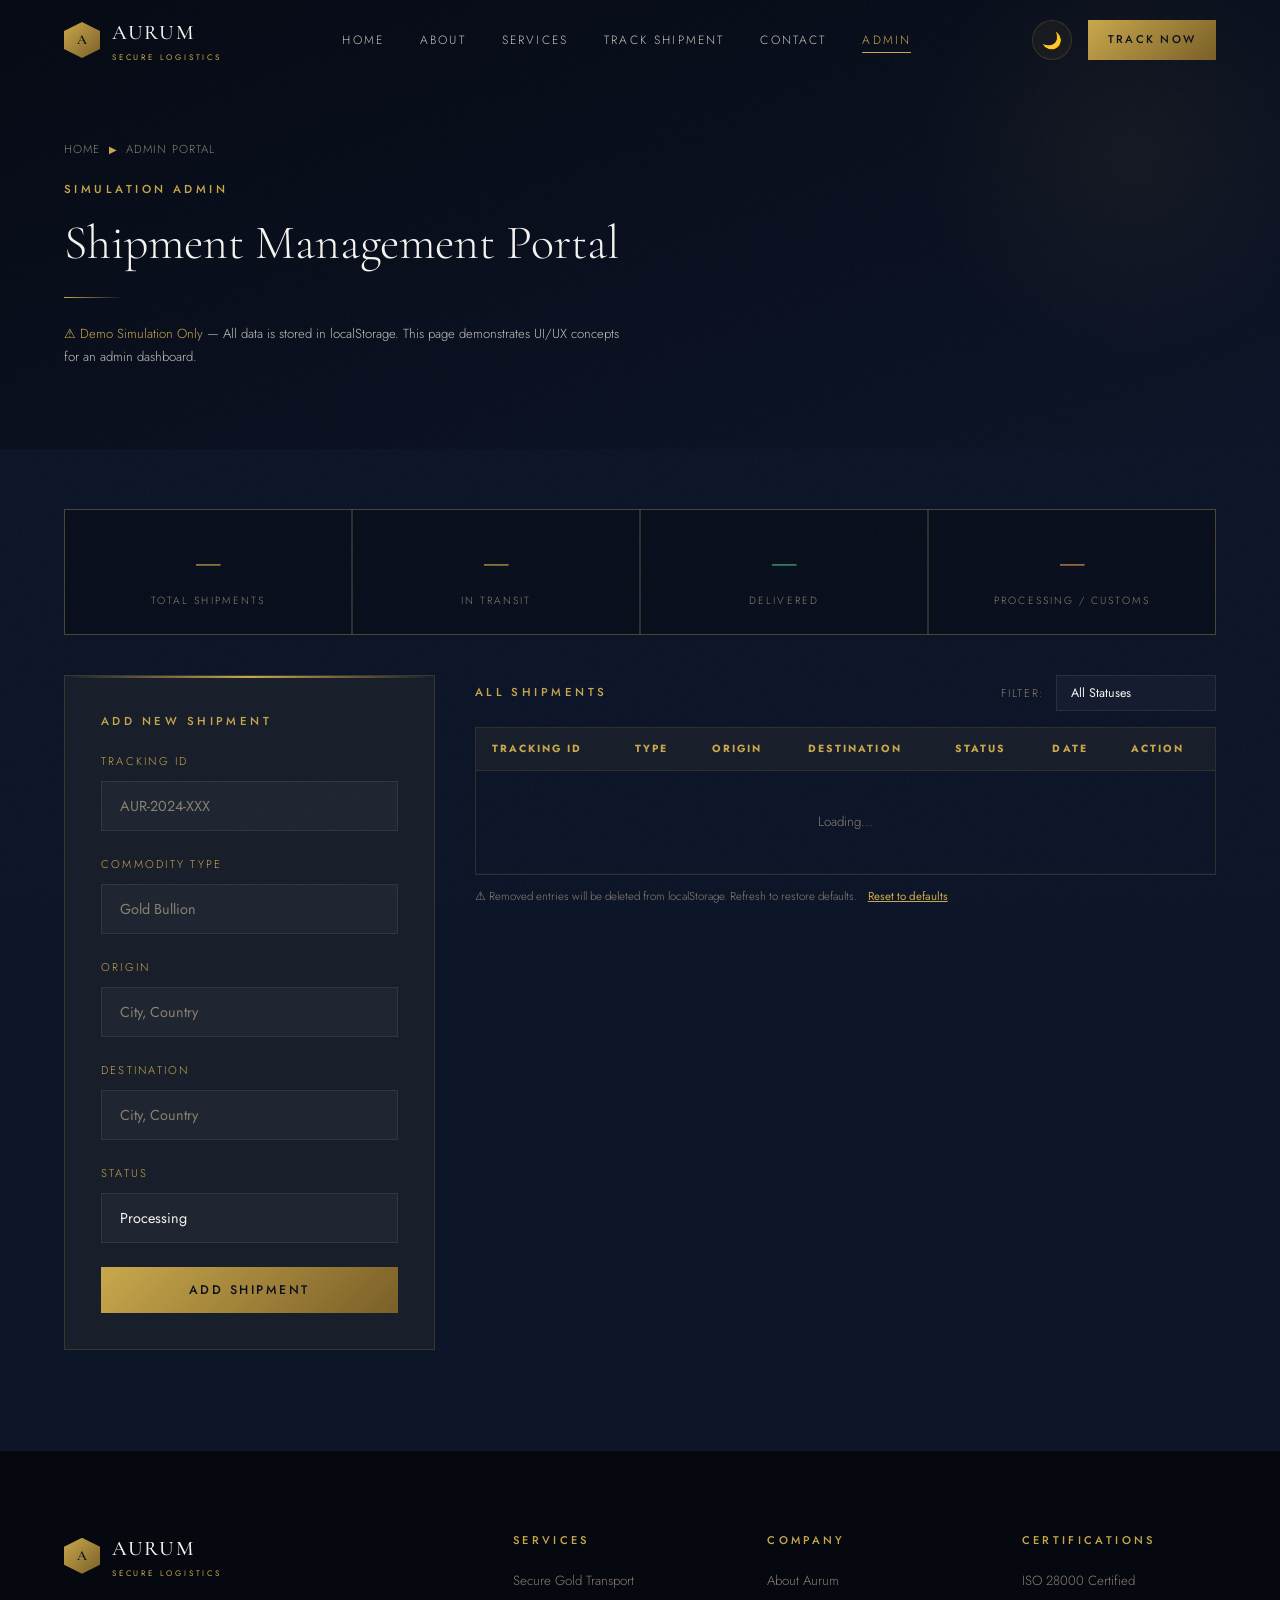
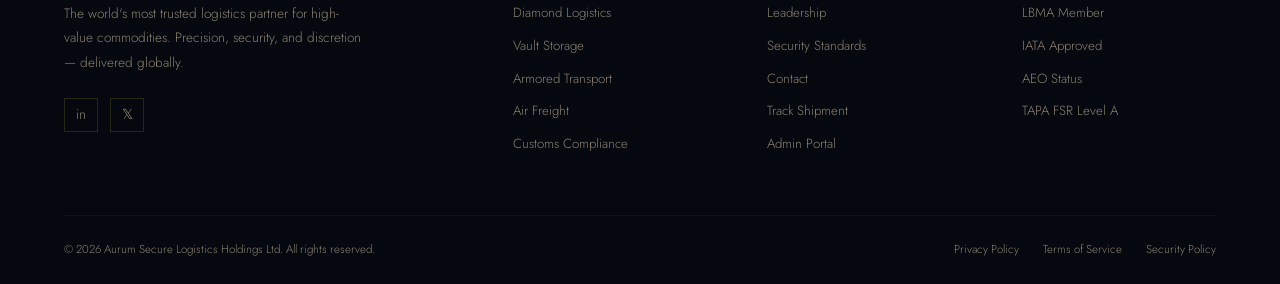
<file: admin.html>
<!DOCTYPE html>
<html lang="en">

<head>
    <meta charset="UTF-8">
    <meta name="viewport" content="width=device-width, initial-scale=1.0">
    <title>Admin Portal — Aurum Secure Logistics</title>
    <link rel="stylesheet" href="/main.css">
</head>

<body>

    <div id="nav-placeholder"></div>

    <section class="page-header">
        <div class="container">
            <div class="page-header-content">
                <div class="breadcrumb">
                    <a href="index.html">Home</a><span class="breadcrumb-sep">▶</span><span>Admin Portal</span>
                </div>
                <span class="section-label">Simulation Admin</span>
                <h1 class="section-title" style="font-size:clamp(1.8rem,4vw,3rem)">
                    Shipment Management Portal
                </h1>
                <div class="divider"></div>
                <p class="section-subtitle" style="font-size:0.82rem">
                    <span style="color:var(--gold)">⚠ Demo Simulation Only</span> — All data is stored in localStorage. This page demonstrates UI/UX concepts for an admin dashboard.
                </p>
            </div>
        </div>
    </section>

    <section class="section" style="background:var(--navy-mid);padding-top:60px">
        <div class="container">

            <!-- Stats -->
            <div style="display:grid;grid-template-columns:repeat(4,1fr);gap:2px;background:var(--glass-border);border:1px solid var(--glass-border);margin-bottom:40px" class="fade-up">
                <div style="background:var(--navy);padding:24px;text-align:center">
                    <div style="font-family:var(--font-serif);font-size:2rem;color:var(--gold)" id="totalCount">—</div>
                    <div style="font-size:0.65rem;letter-spacing:0.2em;text-transform:uppercase;color:var(--text-muted);margin-top:4px">Total Shipments</div>
                </div>
                <div style="background:var(--navy);padding:24px;text-align:center">
                    <div style="font-family:var(--font-serif);font-size:2rem;color:var(--gold)" id="inTransitCount">—</div>
                    <div style="font-size:0.65rem;letter-spacing:0.2em;text-transform:uppercase;color:var(--text-muted);margin-top:4px">In Transit</div>
                </div>
                <div style="background:var(--navy);padding:24px;text-align:center">
                    <div style="font-family:var(--font-serif);font-size:2rem;color:#4caf7a" id="deliveredCount">—</div>
                    <div style="font-size:0.65rem;letter-spacing:0.2em;text-transform:uppercase;color:var(--text-muted);margin-top:4px">Delivered</div>
                </div>
                <div style="background:var(--navy);padding:24px;text-align:center">
                    <div style="font-family:var(--font-serif);font-size:2rem;color:#e09050" id="processingCount">—</div>
                    <div style="font-size:0.65rem;letter-spacing:0.2em;text-transform:uppercase;color:var(--text-muted);margin-top:4px">Processing / Customs</div>
                </div>
            </div>

            <div class="admin-grid">

                <!-- Add Form -->
                <div class="admin-panel fade-up">
                    <span class="section-label" style="margin-bottom:20px">Add New Shipment</span>
                    <form id="addShipmentForm">
                        <div class="form-group">
                            <label class="form-label">Tracking ID</label>
                            <input type="text" class="form-input" id="newId" placeholder="AUR-2024-XXX">
                        </div>
                        <div class="form-group">
                            <label class="form-label">Commodity Type</label>
                            <input type="text" class="form-input" id="newType" placeholder="Gold Bullion">
                        </div>
                        <div class="form-group">
                            <label class="form-label">Origin</label>
                            <input type="text" class="form-input" id="newOrigin" placeholder="City, Country">
                        </div>
                        <div class="form-group">
                            <label class="form-label">Destination</label>
                            <input type="text" class="form-input" id="newDest" placeholder="City, Country">
                        </div>
                        <div class="form-group">
                            <label class="form-label">Status</label>
                            <select class="form-select" id="newStatus">
                <option value="processing">Processing</option>
                <option value="in-transit">In Transit</option>
                <option value="customs">Cleared Customs</option>
                <option value="delivered">Delivered</option>
              </select>
                        </div>
                        <button type="submit" class="btn btn-primary" style="width:100%;justify-content:center">Add Shipment</button>
                        <div id="addSuccess" style="display:none;margin-top:14px;background:rgba(0,200,100,0.06);border:1px solid rgba(0,200,100,0.2);padding:12px;text-align:center;font-size:0.8rem;color:#4caf7a">
                            ✓ Shipment added successfully.
                        </div>
                    </form>
                </div>

                <!-- Table -->
                <div class="fade-up fade-up-delay-1">
                    <div style="display:flex;justify-content:space-between;align-items:center;margin-bottom:16px">
                        <span class="section-label" style="margin:0">All Shipments</span>
                        <div style="display:flex;align-items:center;gap:12px">
                            <label style="font-size:0.7rem;color:var(--text-muted);letter-spacing:0.15em;text-transform:uppercase">Filter:</label>
                            <select class="form-select" id="filterSelect" style="padding:8px 14px;font-size:0.78rem;min-width:160px">
                <option value="all">All Statuses</option>
                <option value="processing">Processing</option>
                <option value="in-transit">In Transit</option>
                <option value="customs">Cleared Customs</option>
                <option value="delivered">Delivered</option>
              </select>
                        </div>
                    </div>
                    <div style="overflow-x:auto;border:1px solid var(--glass-border)">
                        <table class="shipment-table">
                            <thead>
                                <tr>
                                    <th>Tracking ID</th>
                                    <th>Type</th>
                                    <th>Origin</th>
                                    <th>Destination</th>
                                    <th>Status</th>
                                    <th>Date</th>
                                    <th>Action</th>
                                </tr>
                            </thead>
                            <tbody id="shipmentsBody">
                                <tr>
                                    <td colspan="7" style="text-align:center;color:var(--text-muted);padding:40px">Loading...</td>
                                </tr>
                            </tbody>
                        </table>
                    </div>
                    <div style="margin-top:12px;font-size:0.72rem;color:var(--text-muted)">
                        ⚠ Removed entries will be deleted from localStorage. Refresh to restore defaults.
                        <button onclick="localStorage.removeItem('aurum_shipments_admin');location.reload()" style="background:none;border:none;color:var(--gold);cursor:pointer;font-size:0.72rem;text-decoration:underline;padding:0;margin-left:8px">Reset to defaults</button>
                    </div>
                </div>

            </div>
        </div>
    </section>

    <div id="footer-placeholder"></div>

    <script src="nav.js"></script>
    <script src="main.js"></script>
    <script src="admin.js"></script>
</body>

</html>
</file>
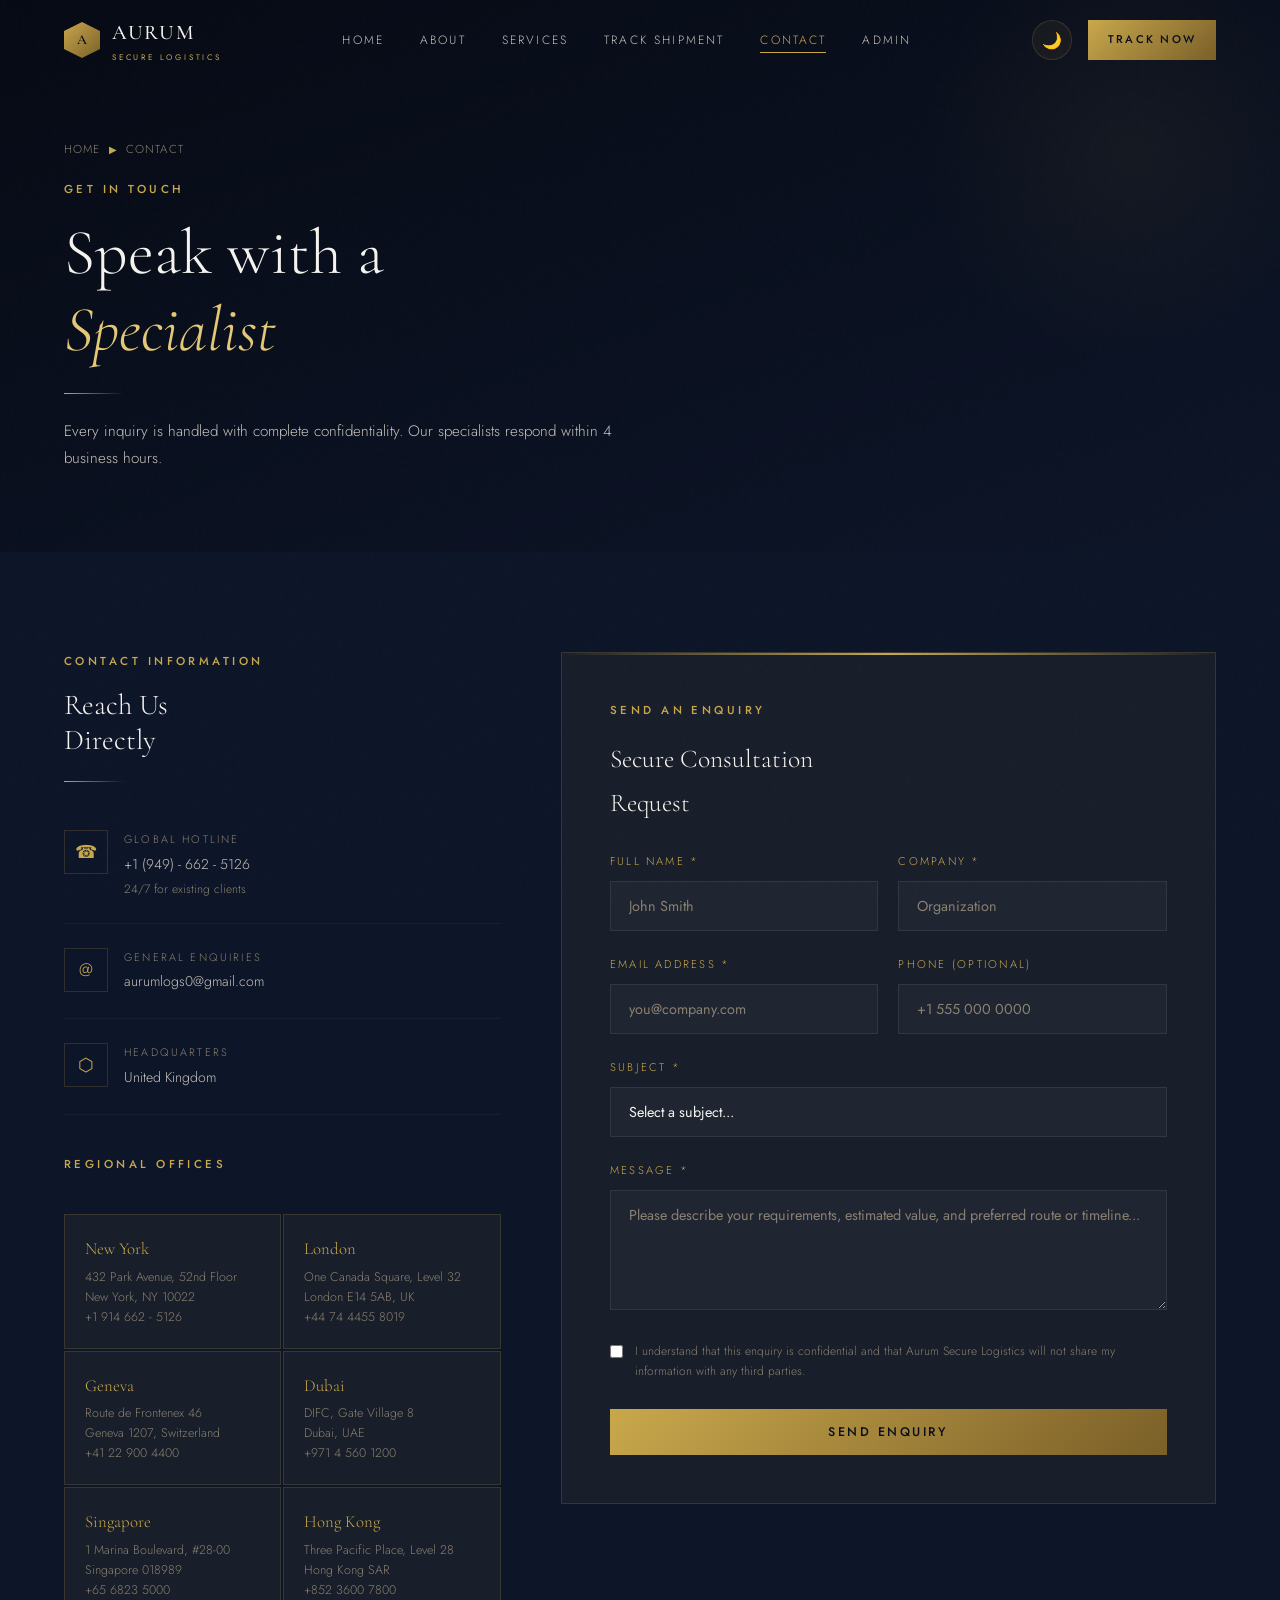
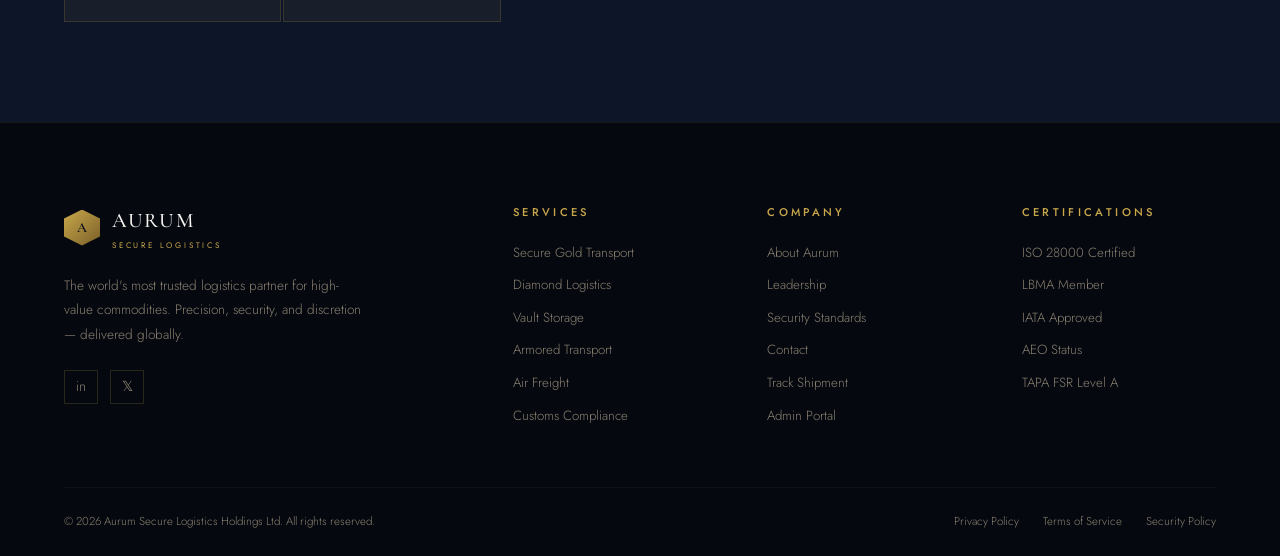
<file: contact.html>
<!DOCTYPE html>
<html lang="en">

<head>
    <meta charset="UTF-8">
    <meta name="viewport" content="width=device-width, initial-scale=1.0">
    <title>Contact — Aurum Secure Logistics</title>
    <link rel="stylesheet" href="/main.css">
</head>

<body>

    <div id="nav-placeholder"></div>

    <section class="page-header">
        <div class="container">
            <div class="page-header-content">
                <div class="breadcrumb">
                    <a href="index.html">Home</a><span class="breadcrumb-sep">▶</span><span>Contact</span>
                </div>
                <span class="section-label">Get in Touch</span>
                <h1 class="section-title" style="font-size:clamp(2.2rem,5vw,4rem)">
                    Speak with a<br><em style="font-style:italic;color:var(--gold-light)">Specialist</em>
                </h1>
                <div class="divider"></div>
                <p class="section-subtitle">
                    Every inquiry is handled with complete confidentiality. Our specialists respond within 4 business hours.
                </p>
            </div>
        </div>
    </section>

    <section class="section" style="background:var(--navy-mid)">
        <div class="container">
            <div class="contact-grid">

                <!-- Left: Info -->
                <div class="fade-up">
                    <span class="section-label">Contact Information</span>
                    <h2 class="section-title" style="font-size:1.8rem">Reach Us<br>Directly</h2>
                    <div class="divider"></div>

                    <div class="contact-info-item">
                        <div class="contact-info-icon">☎</div>
                        <div>
                            <div class="contact-info-label">Global Hotline</div>
                            <div class="contact-info-value">+1 (949) - 662 - 5126</div>
                            <div style="font-size:0.75rem;color:var(--text-muted);margin-top:2px">24/7 for existing clients</div>
                        </div>
                    </div>

                    <div class="contact-info-item">
                        <div class="contact-info-icon">@</div>
                        <div>
                            <div class="contact-info-label">General Enquiries</div>
                            <div class="contact-info-value">aurumlogs0@gmail.com</div>
                        </div>
                    </div>

                    <div class="contact-info-item">
                        <div class="contact-info-icon">⬡</div>
                        <div>
                            <div class="contact-info-label">Headquarters</div>
                            <div class="contact-info-value">United Kingdom</div>
                        </div>
                    </div>

                    <!-- Office Locations -->
                    <div style="margin-top:40px">
                        <span class="section-label" style="margin-bottom:20px">Regional Offices</span>
                        <div class="offices-grid">
                            <div class="office-card">
                                <div class="office-city">New York</div>
                                <div class="office-address">432 Park Avenue, 52nd Floor<br>New York, NY 10022<br>+1 914 662 - 5126</div>
                            </div>
                            <div class="office-card">
                                <div class="office-city">London</div>
                                <div class="office-address">One Canada Square, Level 32<br>London E14 5AB, UK<br>+44 74 4455 8019</div>
                            </div>
                            <div class="office-card">
                                <div class="office-city">Geneva</div>
                                <div class="office-address">Route de Frontenex 46<br>Geneva 1207, Switzerland<br>+41 22 900 4400</div>
                            </div>
                            <div class="office-card">
                                <div class="office-city">Dubai</div>
                                <div class="office-address">DIFC, Gate Village 8<br>Dubai, UAE<br>+971 4 560 1200</div>
                            </div>

                            <div class="office-card">
                                <div class="office-city">Singapore</div>
                                <div class="office-address">1 Marina Boulevard, #28-00<br>Singapore 018989<br>+65 6823 5000</div>
                            </div>

                            <div class="office-card">
                                <div class="office-city">Hong Kong</div>
                                <div class="office-address">Three Pacific Place, Level 28<br>Hong Kong SAR<br>+852 3600 7800</div>
                            </div>
                        </div>
                    </div>
                </div>

                <!-- Right: Form -->
                <div class="fade-up fade-up-delay-1">
                    <form class="contact-form" id="contactForm" novalidate>
                        <span class="section-label">Send an Enquiry</span>
                        <h3 style="font-family:var(--font-serif);font-size:1.6rem;font-weight:300;margin-bottom:28px">Secure Consultation<br>Request</h3>

                        <div class="form-row">
                            <div class="form-group">
                                <label class="form-label" for="name">Full Name *</label>
                                <input type="text" class="form-input" id="name" placeholder="John Smith">
                                <div class="form-error" id="nameError"></div>
                            </div>
                            <div class="form-group">
                                <label class="form-label" for="company">Company *</label>
                                <input type="text" class="form-input" id="company" placeholder="Organization">
                                <div class="form-error" id="companyError"></div>
                            </div>
                        </div>

                        <div class="form-row">
                            <div class="form-group">
                                <label class="form-label" for="email">Email Address *</label>
                                <input type="email" class="form-input" id="email" placeholder="you@company.com">
                                <div class="form-error" id="emailError"></div>
                            </div>
                            <div class="form-group">
                                <label class="form-label" for="phone">Phone (Optional)</label>
                                <input type="tel" class="form-input" id="phone" placeholder="+1 555 000 0000">
                            </div>
                        </div>

                        <div class="form-group">
                            <label class="form-label" for="subject">Subject *</label>
                            <select class="form-select" id="subject">
                <option value="">Select a subject...</option>
                <option value="gold">Secure Gold Transport</option>
                <option value="diamond">Diamond & Jewelry Logistics</option>
                <option value="vault">Vault Storage Solutions</option>
                <option value="armored">Armored Ground Transport</option>
                <option value="airfreight">Air Freight</option>
                <option value="customs">Customs & Compliance</option>
                <option value="other">General Enquiry</option>
              </select>
                            <div class="form-error" id="subjectError"></div>
                        </div>

                        <div class="form-group">
                            <label class="form-label" for="message">Message *</label>
                            <textarea class="form-textarea" id="message" placeholder="Please describe your requirements, estimated value, and preferred route or timeline..."></textarea>
                            <div class="form-error" id="messageError"></div>
                        </div>

                        <div style="display:flex;align-items:flex-start;gap:12px;margin-bottom:28px">
                            <input type="checkbox" id="consent" style="margin-top:3px;accent-color:var(--gold)">
                            <label for="consent" style="font-size:0.75rem;color:var(--text-muted);line-height:1.6;cursor:pointer">
                I understand that this enquiry is confidential and that Aurum Secure Logistics will not share my information with any third parties.
              </label>
                        </div>

                        <button type="submit" class="btn btn-primary" style="width:100%;justify-content:center">
              Send Enquiry
            </button>

                        <div class="form-success" id="formSuccess" style="display:none;margin-top:20px">
                            <div class="form-success-icon">✓</div>
                            <div class="form-success-title">Enquiry Received</div>
                            <div class="form-success-text">A specialist will contact you within 4 business hours. Your reference: AUR-ENQ-2026-<span id="refNum"></span></div>
                        </div>
                    </form>
                </div>

            </div>
        </div>
    </section>

    <div id="footer-placeholder"></div>

    <script src="nav.js"></script>
    <script src="main.js"></script>
    <script src="contact.js"></script>
    <script>
        // Generate random ref number on page load
        document.getElementById('refNum').textContent = Math.floor(1000 + Math.random() * 9000);
    </script>
</body>

</html>
</file>
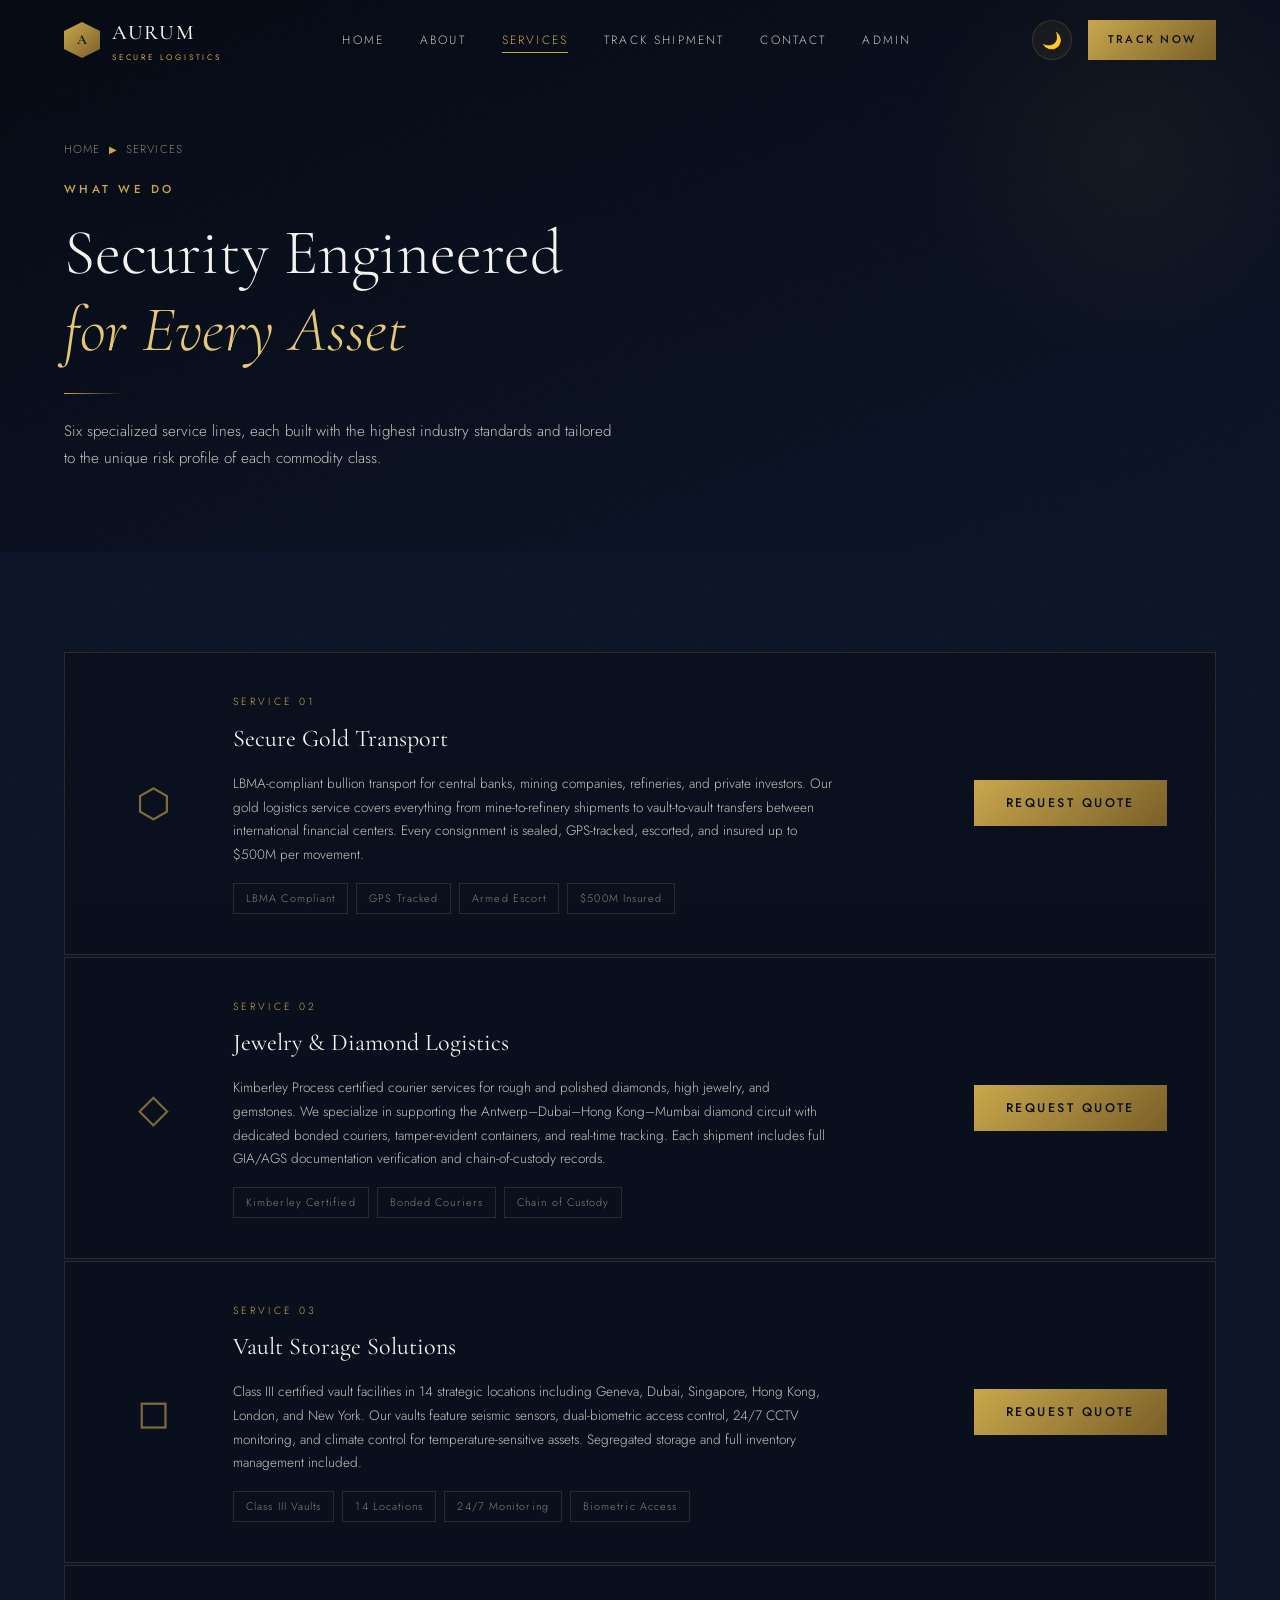
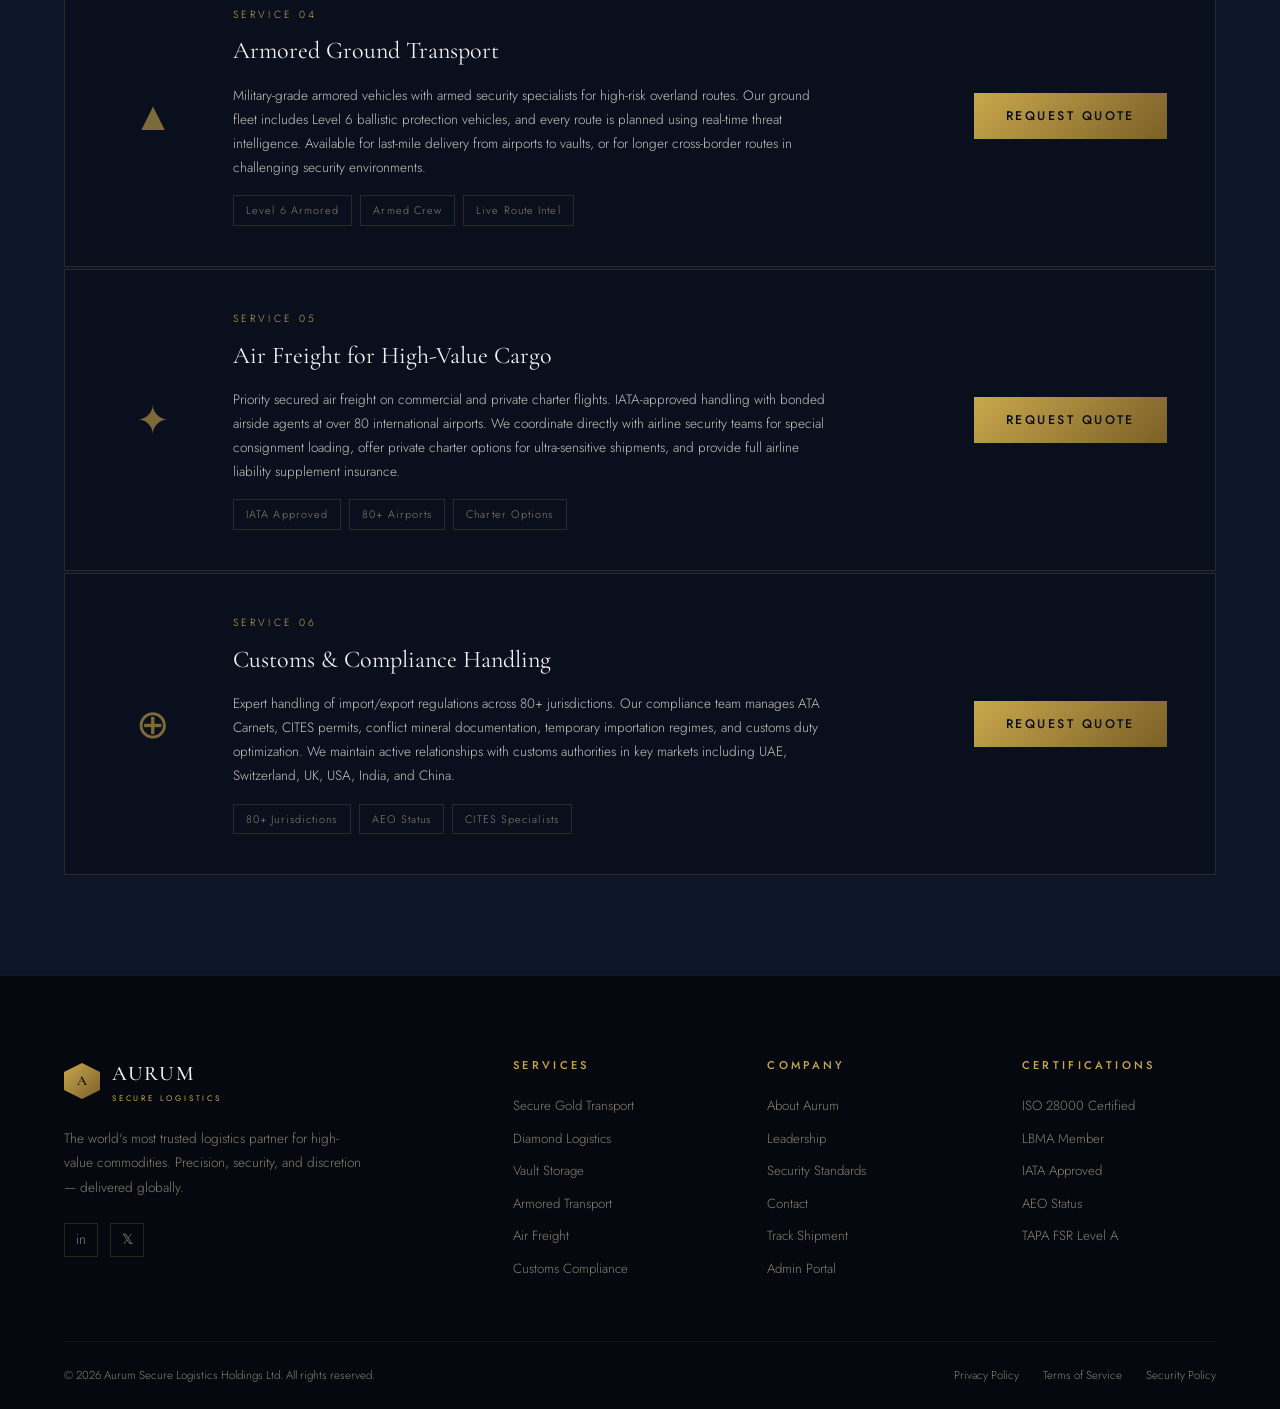
<file: services.html>
<!DOCTYPE html>
<html lang="en">

<head>
    <meta charset="UTF-8">
    <meta name="viewport" content="width=device-width, initial-scale=1.0">
    <title>Services — Aurum Secure Logistics</title>
    <link rel="stylesheet" href="/main.css">
</head>

<body>

    <div id="nav-placeholder"></div>

    <section class="page-header">
        <div class="container">
            <div class="page-header-content">
                <div class="breadcrumb">
                    <a href="index.html">Home</a><span class="breadcrumb-sep">▶</span><span>Services</span>
                </div>
                <span class="section-label">What We Do</span>
                <h1 class="section-title" style="font-size:clamp(2.2rem,5vw,4rem)">
                    Security Engineered<br><em style="font-style:italic;color:var(--gold-light)">for Every Asset</em>
                </h1>
                <div class="divider"></div>
                <p class="section-subtitle">
                    Six specialized service lines, each built with the highest industry standards and tailored to the unique risk profile of each commodity class.
                </p>
            </div>
        </div>
    </section>

    <!-- Services Detail -->
    <section class="section" style="background:var(--navy-mid)">
        <div class="container">
            <div style="display:flex;flex-direction:column;gap:2px">

                <!-- Service 1 -->
                <div class="fade-up" style="background:var(--navy);border:1px solid var(--glass-border);display:grid;grid-template-columns:80px 1fr auto;gap:40px;padding:40px 48px;align-items:center;position:relative;overflow:hidden" onmouseover="this.style.background='var(--navy-light)'"
                    onmouseout="this.style.background='var(--navy)'">
                    <div style="font-size:2.5rem;color:var(--gold);opacity:0.6;text-align:center">⬡</div>
                    <div>
                        <div style="font-size:0.65rem;letter-spacing:0.3em;text-transform:uppercase;color:var(--gold);margin-bottom:8px">Service 01</div>
                        <h3 style="font-family:var(--font-serif);font-size:1.5rem;font-weight:400;margin-bottom:12px">Secure Gold Transport</h3>
                        <p style="font-size:0.85rem;color:var(--white-dim);line-height:1.75;max-width:600px">
                            LBMA-compliant bullion transport for central banks, mining companies, refineries, and private investors. Our gold logistics service covers everything from mine-to-refinery shipments to vault-to-vault transfers between international financial centers.
                            Every consignment is sealed, GPS-tracked, escorted, and insured up to $500M per movement.
                        </p>
                        <div style="display:flex;flex-wrap:wrap;gap:8px;margin-top:16px">
                            <span style="font-size:0.68rem;padding:5px 12px;border:1px solid var(--glass-border);color:var(--text-muted);letter-spacing:0.1em">LBMA Compliant</span>
                            <span style="font-size:0.68rem;padding:5px 12px;border:1px solid var(--glass-border);color:var(--text-muted);letter-spacing:0.1em">GPS Tracked</span>
                            <span style="font-size:0.68rem;padding:5px 12px;border:1px solid var(--glass-border);color:var(--text-muted);letter-spacing:0.1em">Armed Escort</span>
                            <span style="font-size:0.68rem;padding:5px 12px;border:1px solid var(--glass-border);color:var(--text-muted);letter-spacing:0.1em">$500M Insured</span>
                        </div>
                    </div>
                    <button class="btn btn-primary" data-modal="quoteModal" data-service="Secure Gold Transport">Request Quote</button>
                </div>

                <!-- Service 2 -->
                <div class="fade-up" style="background:var(--navy);border:1px solid var(--glass-border);display:grid;grid-template-columns:80px 1fr auto;gap:40px;padding:40px 48px;align-items:center;position:relative;overflow:hidden" onmouseover="this.style.background='var(--navy-light)'"
                    onmouseout="this.style.background='var(--navy)'">
                    <div style="font-size:2.5rem;color:var(--gold);opacity:0.6;text-align:center">◇</div>
                    <div>
                        <div style="font-size:0.65rem;letter-spacing:0.3em;text-transform:uppercase;color:var(--gold);margin-bottom:8px">Service 02</div>
                        <h3 style="font-family:var(--font-serif);font-size:1.5rem;font-weight:400;margin-bottom:12px">Jewelry & Diamond Logistics</h3>
                        <p style="font-size:0.85rem;color:var(--white-dim);line-height:1.75;max-width:600px">
                            Kimberley Process certified courier services for rough and polished diamonds, high jewelry, and gemstones. We specialize in supporting the Antwerp–Dubai–Hong Kong–Mumbai diamond circuit with dedicated bonded couriers, tamper-evident containers, and real-time
                            tracking. Each shipment includes full GIA/AGS documentation verification and chain-of-custody records.
                        </p>
                        <div style="display:flex;flex-wrap:wrap;gap:8px;margin-top:16px">
                            <span style="font-size:0.68rem;padding:5px 12px;border:1px solid var(--glass-border);color:var(--text-muted);letter-spacing:0.1em">Kimberley Certified</span>
                            <span style="font-size:0.68rem;padding:5px 12px;border:1px solid var(--glass-border);color:var(--text-muted);letter-spacing:0.1em">Bonded Couriers</span>
                            <span style="font-size:0.68rem;padding:5px 12px;border:1px solid var(--glass-border);color:var(--text-muted);letter-spacing:0.1em">Chain of Custody</span>
                        </div>
                    </div>
                    <button class="btn btn-primary" data-modal="quoteModal" data-service="Diamond & Jewelry Logistics">Request Quote</button>
                </div>

                <!-- Service 3 -->
                <div class="fade-up" style="background:var(--navy);border:1px solid var(--glass-border);display:grid;grid-template-columns:80px 1fr auto;gap:40px;padding:40px 48px;align-items:center" onmouseover="this.style.background='var(--navy-light)'" onmouseout="this.style.background='var(--navy)'">
                    <div style="font-size:2.5rem;color:var(--gold);opacity:0.6;text-align:center">◻</div>
                    <div>
                        <div style="font-size:0.65rem;letter-spacing:0.3em;text-transform:uppercase;color:var(--gold);margin-bottom:8px">Service 03</div>
                        <h3 style="font-family:var(--font-serif);font-size:1.5rem;font-weight:400;margin-bottom:12px">Vault Storage Solutions</h3>
                        <p style="font-size:0.85rem;color:var(--white-dim);line-height:1.75;max-width:600px">
                            Class III certified vault facilities in 14 strategic locations including Geneva, Dubai, Singapore, Hong Kong, London, and New York. Our vaults feature seismic sensors, dual-biometric access control, 24/7 CCTV monitoring, and climate control for temperature-sensitive
                            assets. Segregated storage and full inventory management included.
                        </p>
                        <div style="display:flex;flex-wrap:wrap;gap:8px;margin-top:16px">
                            <span style="font-size:0.68rem;padding:5px 12px;border:1px solid var(--glass-border);color:var(--text-muted);letter-spacing:0.1em">Class III Vaults</span>
                            <span style="font-size:0.68rem;padding:5px 12px;border:1px solid var(--glass-border);color:var(--text-muted);letter-spacing:0.1em">14 Locations</span>
                            <span style="font-size:0.68rem;padding:5px 12px;border:1px solid var(--glass-border);color:var(--text-muted);letter-spacing:0.1em">24/7 Monitoring</span>
                            <span style="font-size:0.68rem;padding:5px 12px;border:1px solid var(--glass-border);color:var(--text-muted);letter-spacing:0.1em">Biometric Access</span>
                        </div>
                    </div>
                    <button class="btn btn-primary" data-modal="quoteModal" data-service="Vault Storage Solutions">Request Quote</button>
                </div>

                <!-- Service 4 -->
                <div class="fade-up" style="background:var(--navy);border:1px solid var(--glass-border);display:grid;grid-template-columns:80px 1fr auto;gap:40px;padding:40px 48px;align-items:center" onmouseover="this.style.background='var(--navy-light)'" onmouseout="this.style.background='var(--navy)'">
                    <div style="font-size:2.5rem;color:var(--gold);opacity:0.6;text-align:center">▲</div>
                    <div>
                        <div style="font-size:0.65rem;letter-spacing:0.3em;text-transform:uppercase;color:var(--gold);margin-bottom:8px">Service 04</div>
                        <h3 style="font-family:var(--font-serif);font-size:1.5rem;font-weight:400;margin-bottom:12px">Armored Ground Transport</h3>
                        <p style="font-size:0.85rem;color:var(--white-dim);line-height:1.75;max-width:600px">
                            Military-grade armored vehicles with armed security specialists for high-risk overland routes. Our ground fleet includes Level 6 ballistic protection vehicles, and every route is planned using real-time threat intelligence. Available for last-mile delivery
                            from airports to vaults, or for longer cross-border routes in challenging security environments.
                        </p>
                        <div style="display:flex;flex-wrap:wrap;gap:8px;margin-top:16px">
                            <span style="font-size:0.68rem;padding:5px 12px;border:1px solid var(--glass-border);color:var(--text-muted);letter-spacing:0.1em">Level 6 Armored</span>
                            <span style="font-size:0.68rem;padding:5px 12px;border:1px solid var(--glass-border);color:var(--text-muted);letter-spacing:0.1em">Armed Crew</span>
                            <span style="font-size:0.68rem;padding:5px 12px;border:1px solid var(--glass-border);color:var(--text-muted);letter-spacing:0.1em">Live Route Intel</span>
                        </div>
                    </div>
                    <button class="btn btn-primary" data-modal="quoteModal" data-service="Armored Ground Transport">Request Quote</button>
                </div>

                <!-- Service 5 -->
                <div class="fade-up" style="background:var(--navy);border:1px solid var(--glass-border);display:grid;grid-template-columns:80px 1fr auto;gap:40px;padding:40px 48px;align-items:center" onmouseover="this.style.background='var(--navy-light)'" onmouseout="this.style.background='var(--navy)'">
                    <div style="font-size:2.5rem;color:var(--gold);opacity:0.6;text-align:center">✦</div>
                    <div>
                        <div style="font-size:0.65rem;letter-spacing:0.3em;text-transform:uppercase;color:var(--gold);margin-bottom:8px">Service 05</div>
                        <h3 style="font-family:var(--font-serif);font-size:1.5rem;font-weight:400;margin-bottom:12px">Air Freight for High-Value Cargo</h3>
                        <p style="font-size:0.85rem;color:var(--white-dim);line-height:1.75;max-width:600px">
                            Priority secured air freight on commercial and private charter flights. IATA-approved handling with bonded airside agents at over 80 international airports. We coordinate directly with airline security teams for special consignment loading, offer private
                            charter options for ultra-sensitive shipments, and provide full airline liability supplement insurance.
                        </p>
                        <div style="display:flex;flex-wrap:wrap;gap:8px;margin-top:16px">
                            <span style="font-size:0.68rem;padding:5px 12px;border:1px solid var(--glass-border);color:var(--text-muted);letter-spacing:0.1em">IATA Approved</span>
                            <span style="font-size:0.68rem;padding:5px 12px;border:1px solid var(--glass-border);color:var(--text-muted);letter-spacing:0.1em">80+ Airports</span>
                            <span style="font-size:0.68rem;padding:5px 12px;border:1px solid var(--glass-border);color:var(--text-muted);letter-spacing:0.1em">Charter Options</span>
                        </div>
                    </div>
                    <button class="btn btn-primary" data-modal="quoteModal" data-service="Air Freight for High-Value Cargo">Request Quote</button>
                </div>

                <!-- Service 6 -->
                <div class="fade-up" style="background:var(--navy);border:1px solid var(--glass-border);display:grid;grid-template-columns:80px 1fr auto;gap:40px;padding:40px 48px;align-items:center" onmouseover="this.style.background='var(--navy-light)'" onmouseout="this.style.background='var(--navy)'">
                    <div style="font-size:2.5rem;color:var(--gold);opacity:0.6;text-align:center">⊕</div>
                    <div>
                        <div style="font-size:0.65rem;letter-spacing:0.3em;text-transform:uppercase;color:var(--gold);margin-bottom:8px">Service 06</div>
                        <h3 style="font-family:var(--font-serif);font-size:1.5rem;font-weight:400;margin-bottom:12px">Customs & Compliance Handling</h3>
                        <p style="font-size:0.85rem;color:var(--white-dim);line-height:1.75;max-width:600px">
                            Expert handling of import/export regulations across 80+ jurisdictions. Our compliance team manages ATA Carnets, CITES permits, conflict mineral documentation, temporary importation regimes, and customs duty optimization. We maintain active relationships
                            with customs authorities in key markets including UAE, Switzerland, UK, USA, India, and China.
                        </p>
                        <div style="display:flex;flex-wrap:wrap;gap:8px;margin-top:16px">
                            <span style="font-size:0.68rem;padding:5px 12px;border:1px solid var(--glass-border);color:var(--text-muted);letter-spacing:0.1em">80+ Jurisdictions</span>
                            <span style="font-size:0.68rem;padding:5px 12px;border:1px solid var(--glass-border);color:var(--text-muted);letter-spacing:0.1em">AEO Status</span>
                            <span style="font-size:0.68rem;padding:5px 12px;border:1px solid var(--glass-border);color:var(--text-muted);letter-spacing:0.1em">CITES Specialists</span>
                        </div>
                    </div>
                    <button class="btn btn-primary" data-modal="quoteModal" data-service="Customs & Compliance">Request Quote</button>
                </div>

            </div>
        </div>
    </section>

    <!-- Quote Modal -->
    <div class="modal-overlay" id="quoteModal">
        <div class="modal">
            <div class="modal-top-line"></div>
            <div class="modal-header">
                <div class="modal-title">Request a Quote</div>
                <button class="modal-close" onclick="closeModal('quoteModal')">✕</button>
            </div>
            <div class="modal-body">
                <p style="font-size:0.82rem;color:var(--text-muted);margin-bottom:24px;line-height:1.7">
                    Complete the form below for a confidential consultation. One of our specialists will respond within 4 business hours.
                </p>
                <div style="background:rgba(201,168,76,0.06);border:1px solid var(--glass-border);padding:14px 18px;margin-bottom:24px;font-size:0.8rem;color:var(--gold)">
                    Service: <span id="modalServiceName">—</span>
                </div>
                <div class="form-group">
                    <label class="form-label">Full Name</label>
                    <input type="text" class="form-input" placeholder="Your name">
                </div>
                <div class="form-group">
                    <label class="form-label">Company / Organization</label>
                    <input type="text" class="form-input" placeholder="Company name">
                </div>
                <div class="form-group">
                    <label class="form-label">Email Address</label>
                    <input type="email" class="form-input" placeholder="your@company.com">
                </div>
                <div class="form-group">
                    <label class="form-label">Brief Description</label>
                    <textarea class="form-textarea" placeholder="Describe the shipment type, approximate value, and route..." style="min-height:90px"></textarea>
                </div>
                <button class="btn btn-primary" style="width:100%;justify-content:center" onclick="submitQuote(this)">Submit Request</button>
                <div id="quoteSuccess" style="display:none;margin-top:16px;background:rgba(0,200,100,0.06);border:1px solid rgba(0,200,100,0.2);padding:16px;text-align:center;font-size:0.83rem;color:#4caf7a">
                    ✓ Request received. A specialist will contact you shortly.
                </div>
            </div>
        </div>
    </div>

    <div id="footer-placeholder"></div>

    <script src="nav.js"></script>
    <script src="main.js"></script>
    <script>
        // Update modal service name
        document.querySelectorAll('[data-service]').forEach(btn => {
            btn.addEventListener('click', () => {
                document.getElementById('modalServiceName').textContent = btn.dataset.service;
            });
        });

        function submitQuote(btn) {
            btn.textContent = 'Submitting...';
            btn.disabled = true;
            setTimeout(() => {
                document.getElementById('quoteSuccess').style.display = 'block';
                btn.textContent = 'Submit Request';
                btn.disabled = false;
            }, 1500);
        }
    </script>
</body>

</html>
</file>
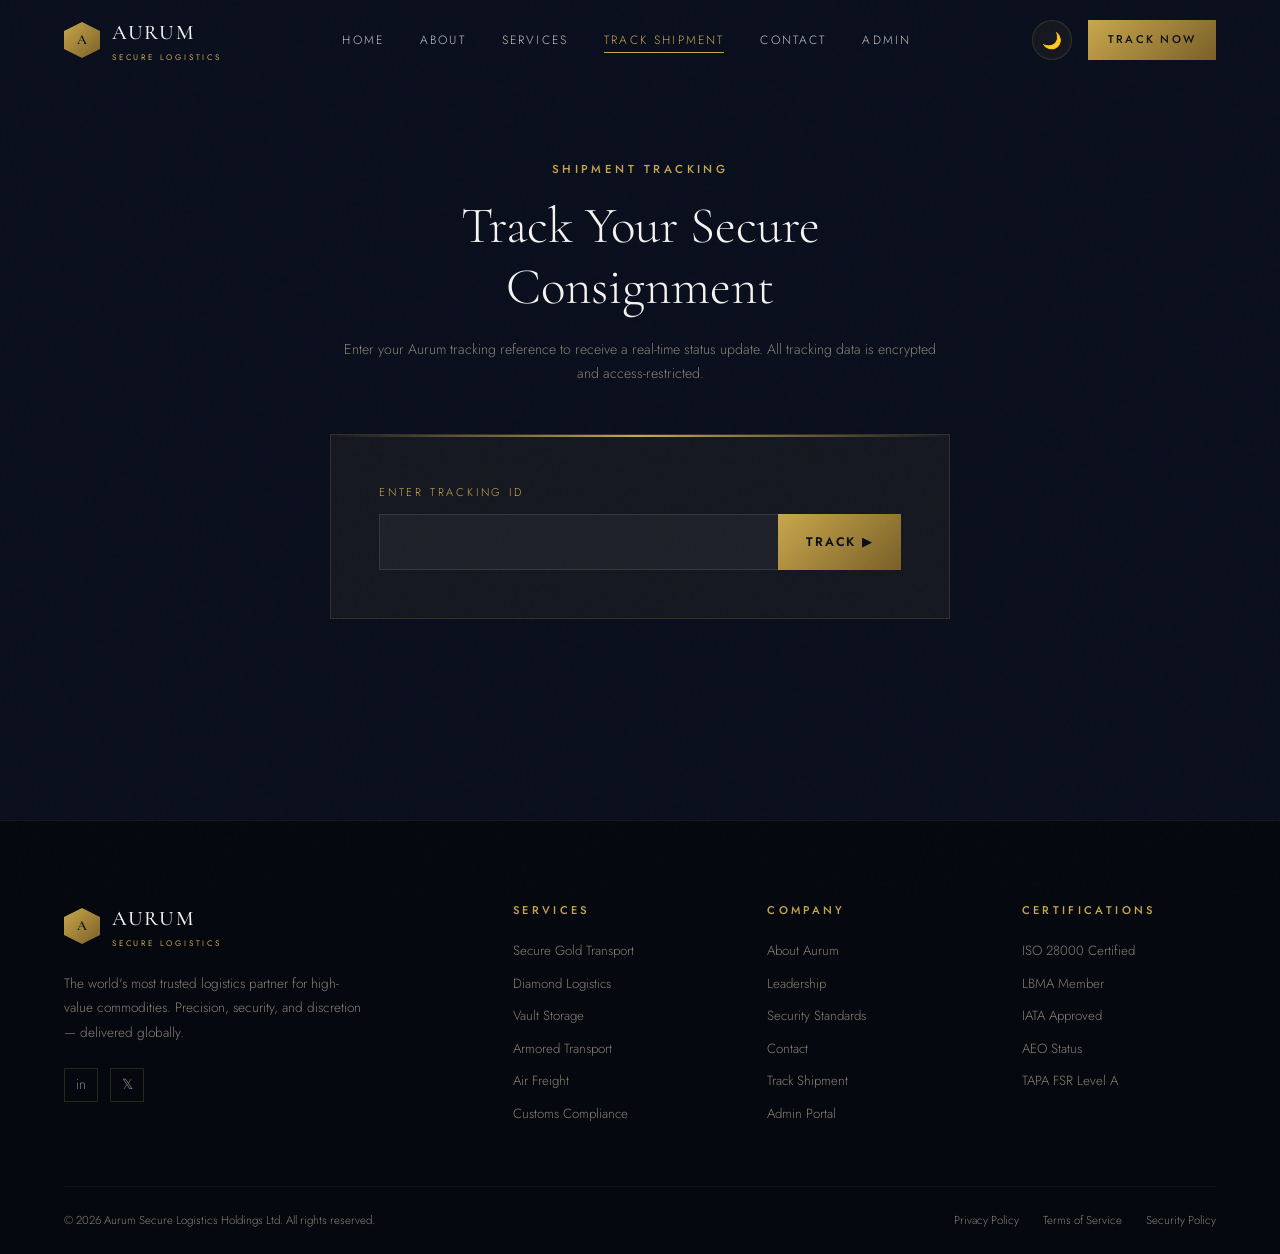
<file: tracking.html>
<!DOCTYPE html>
<html lang="en">

<head>
    <meta charset="UTF-8">
    <meta name="viewport" content="width=device-width, initial-scale=1.0">
    <title>Track Shipment — Aurum Secure Logistics</title>
    <link rel="stylesheet" href="/main.css">
</head>

<body>

    <div id="nav-placeholder"></div>

    <section class="tracking-section">
        <div class="container">
            <div class="fade-up" style="text-align:center;max-width:600px;margin:0 auto 48px">
                <span class="section-label">Shipment Tracking</span>
                <h1 class="section-title">Track Your Secure<br>Consignment</h1>
                <p style="font-size:0.88rem;color:var(--text-muted);line-height:1.7">
                    Enter your Aurum tracking reference to receive a real-time status update. All tracking data is encrypted and access-restricted.
                </p>
            </div>

            <!-- Input Box -->
            <div class="tracking-input-wrap fade-up">
                <label class="tracking-field-label" for="trackingInput">Enter Tracking ID</label>
                <div class="tracking-field">
                    <input type="text" class="tracking-input" id="trackingInput" autocomplete="off" spellcheck="false">
                    <button class="tracking-btn" id="trackBtn">Track ▶</button>
                </div>

            </div>

            <!-- Error Message -->
            <div class="error-message fade-up" id="trackingError" style="display:none;max-width:620px;margin:12px auto 0">
                <div style="display:flex;align-items:center;gap:12px;padding:16px 20px;background:rgba(200,50,50,0.06);border:1px solid rgba(200,50,50,0.2)">
                    <span style="font-size:18px;color:#e05555">⚠</span>
                    <div>
                        <div style="font-size:0.85rem;color:#e08080">Tracking ID not found.</div>
                        <div style="font-size:0.75rem;color:var(--text-muted);margin-top:2px">Please verify the ID and try again, or contact our support team.</div>
                    </div>
                </div>
            </div>

            <!-- Spinner -->
            <div class="spinner-wrap" id="spinnerWrap" style="display:none;flex-direction:column;align-items:center;gap:16px;padding:48px">
                <div class="spinner"></div>
                <div class="spinner-text">Retrieving Secure Data...</div>
            </div>

            <!-- Results -->
            <div class="tracking-result" id="trackingResult" style="display:none;margin-top:24px"></div>

        </div>
    </section>

    <div id="footer-placeholder"></div>

    <script src="nav.js"></script>
    <script src="main.js"></script>
    <script src="tracking.js"></script>
</body>

</html>
</file>
<file: main.css>
/* ============================================
   AURUM LOGISTICS - Main Stylesheet
   ============================================ */

@import url('https://fonts.googleapis.com/css2?family=Cormorant+Garamond:ital,wght@0,300;0,400;0,500;0,600;0,700;1,300;1,400&family=Jost:wght@200;300;400;500;600&display=swap');

/* ---- CSS Variables ---- */
:root {
  --navy: #0a0f1e;
  --navy-mid: #0d1528;
  --navy-light: #111c35;
  --gold: #c9a84c;
  --gold-light: #e4c876;
  --gold-pale: #f0dfa0;
  --gold-dim: #7a5f28;
  --white: #f5f3ef;
  --white-dim: #c8c4bc;
  --text-muted: #8a8070;
  --glass: rgba(201,168,76,0.06);
  --glass-border: rgba(201,168,76,0.18);
  --transition: 0.4s cubic-bezier(0.16, 1, 0.3, 1);
  --transition-fast: 0.2s ease;
  --shadow-gold: 0 0 40px rgba(201,168,76,0.15);
  --shadow-deep: 0 30px 80px rgba(0,0,0,0.5);
  --font-serif: 'Cormorant Garamond', Georgia, serif;
  --font-sans: 'Jost', sans-serif;
  --nav-height: 80px;
}

/* Dark mode (default is dark, light mode is toggle) */
body.light-mode {
  --navy: #f0ede8;
  --navy-mid: #e8e4dc;
  --navy-light: #ddd8ce;
  --white: #0a0f1e;
  --white-dim: #1a2040;
  --text-muted: #5a5040;
  --glass: rgba(201,168,76,0.08);
  --glass-border: rgba(201,168,76,0.25);
}

/* ---- Reset & Base ---- */
*, *::before, *::after { box-sizing: border-box; margin: 0; padding: 0; }

html { scroll-behavior: smooth; font-size: 16px; }

body {
  background: var(--navy);
  color: var(--white);
  font-family: var(--font-sans);
  font-weight: 300;
  line-height: 1.7;
  overflow-x: hidden;
  transition: background 0.4s, color 0.4s;
}

img { max-width: 100%; display: block; }
a { color: inherit; text-decoration: none; }
button { cursor: pointer; font-family: var(--font-sans); }
ul { list-style: none; }

/* ---- Utility Classes ---- */
.container {
  width: 90%;
  max-width: 1280px;
  margin: 0 auto;
}

.section { padding: 100px 0; }
.section-sm { padding: 60px 0; }

.gold { color: var(--gold); }
.serif { font-family: var(--font-serif); }

.section-label {
  font-size: 0.72rem;
  letter-spacing: 0.3em;
  text-transform: uppercase;
  color: var(--gold);
  font-weight: 500;
  margin-bottom: 16px;
  display: block;
}

.section-title {
  font-family: var(--font-serif);
  font-size: clamp(2rem, 4vw, 3.2rem);
  font-weight: 300;
  line-height: 1.2;
  color: var(--white);
  margin-bottom: 20px;
}

.section-subtitle {
  font-size: 0.95rem;
  color: var(--white-dim);
  max-width: 560px;
  line-height: 1.8;
}

.divider {
  width: 60px;
  height: 1px;
  background: linear-gradient(90deg, var(--gold), transparent);
  margin: 24px 0;
}

.btn {
  display: inline-flex;
  align-items: center;
  gap: 10px;
  padding: 14px 32px;
  font-family: var(--font-sans);
  font-size: 0.78rem;
  font-weight: 500;
  letter-spacing: 0.2em;
  text-transform: uppercase;
  border: none;
  cursor: pointer;
  transition: var(--transition);
  position: relative;
  overflow: hidden;
}

.btn-primary {
  background: linear-gradient(135deg, var(--gold), var(--gold-dim));
  color: var(--navy);
}

.btn-primary::before {
  content: '';
  position: absolute;
  inset: 0;
  background: linear-gradient(135deg, var(--gold-light), var(--gold));
  opacity: 0;
  transition: opacity 0.3s;
}

.btn-primary:hover::before { opacity: 1; }
.btn-primary:hover { transform: translateY(-2px); box-shadow: 0 8px 30px rgba(201,168,76,0.35); }

.btn-outline {
  background: transparent;
  color: var(--gold);
  border: 1px solid var(--gold-dim);
}

.btn-outline:hover {
  background: var(--glass);
  border-color: var(--gold);
  transform: translateY(-2px);
  box-shadow: 0 8px 30px rgba(201,168,76,0.15);
}

.btn-ghost {
  background: transparent;
  color: var(--white-dim);
  border: 1px solid rgba(255,255,255,0.1);
  font-size: 0.75rem;
  padding: 12px 24px;
}
.btn-ghost:hover { color: var(--white); border-color: rgba(255,255,255,0.3); background: rgba(255,255,255,0.04); }

/* ---- Noise Texture Overlay ---- */
body::before {
  content: '';
  position: fixed;
  inset: 0;
  background-image: url("data:image/svg+xml,%3Csvg viewBox='0 0 256 256' xmlns='http://www.w3.org/2000/svg'%3E%3Cfilter id='noise'%3E%3CfeTurbulence type='fractalNoise' baseFrequency='0.9' numOctaves='4' stitchTiles='stitch'/%3E%3C/filter%3E%3Crect width='100%25' height='100%25' filter='url(%23noise)' opacity='0.03'/%3E%3C/svg%3E");
  pointer-events: none;
  z-index: 9999;
  opacity: 0.4;
}

/* ---- Navigation ---- */
.navbar {
  position: fixed;
  top: 0;
  left: 0;
  right: 0;
  z-index: 1000;
  height: var(--nav-height);
  display: flex;
  align-items: center;
  transition: background 0.4s, box-shadow 0.4s;
}

.navbar.scrolled {
  background: rgba(10,15,30,0.96);
  backdrop-filter: blur(20px);
  -webkit-backdrop-filter: blur(20px);
  box-shadow: 0 1px 0 rgba(201,168,76,0.1);
}

body.light-mode .navbar.scrolled {
  background: rgba(240,237,232,0.96);
}

.nav-inner {
  width: 90%;
  max-width: 1280px;
  margin: 0 auto;
  display: flex;
  align-items: center;
  justify-content: space-between;
}

.nav-logo {
  display: flex;
  align-items: center;
  gap: 12px;
}

.logo-mark {
  width: 36px;
  height: 36px;
  background: linear-gradient(135deg, var(--gold), var(--gold-dim));
  clip-path: polygon(50% 0%, 100% 25%, 100% 75%, 50% 100%, 0% 75%, 0% 25%);
  display: flex;
  align-items: center;
  justify-content: center;
  font-family: var(--font-serif);
  font-size: 14px;
  font-weight: 600;
  color: var(--navy);
  flex-shrink: 0;
}

.logo-text {
  font-family: var(--font-serif);
  font-size: 1.3rem;
  font-weight: 500;
  letter-spacing: 0.08em;
  color: var(--white);
}

.logo-text span {
  display: block;
  font-size: 0.5rem;
  letter-spacing: 0.35em;
  text-transform: uppercase;
  color: var(--gold);
  font-family: var(--font-sans);
  font-weight: 400;
  margin-top: 1px;
}

.nav-links {
  display: flex;
  align-items: center;
  gap: 36px;
}

.nav-links a {
  font-size: 0.75rem;
  letter-spacing: 0.18em;
  text-transform: uppercase;
  color: var(--white-dim);
  transition: color 0.25s;
  position: relative;
}

.nav-links a::after {
  content: '';
  position: absolute;
  bottom: -3px;
  left: 0;
  width: 0;
  height: 1px;
  background: var(--gold);
  transition: width 0.3s;
}

.nav-links a:hover, .nav-links a.active { color: var(--gold); }
.nav-links a:hover::after, .nav-links a.active::after { width: 100%; }

.nav-actions {
  display: flex;
  align-items: center;
  gap: 16px;
}

.dark-toggle {
  width: 40px;
  height: 40px;
  border: 1px solid var(--glass-border);
  background: var(--glass);
  border-radius: 50%;
  display: flex;
  align-items: center;
  justify-content: center;
  color: var(--gold);
  transition: var(--transition-fast);
  font-size: 16px;
}

.dark-toggle:hover { background: rgba(201,168,76,0.12); }

.hamburger {
  display: none;
  flex-direction: column;
  gap: 5px;
  background: none;
  border: none;
  padding: 4px;
}

.hamburger span {
  display: block;
  width: 22px;
  height: 1.5px;
  background: var(--white);
  transition: var(--transition-fast);
}

.hamburger.open span:nth-child(1) { transform: translateY(6.5px) rotate(45deg); }
.hamburger.open span:nth-child(2) { opacity: 0; }
.hamburger.open span:nth-child(3) { transform: translateY(-6.5px) rotate(-45deg); }

/* Mobile Nav */
.mobile-menu {
  position: fixed;
  top: var(--nav-height);
  left: 0;
  right: 0;
  background: rgba(10,15,30,0.98);
  backdrop-filter: blur(20px);
  padding: 24px 0;
  display: none;
  flex-direction: column;
  z-index: 999;
  border-top: 1px solid var(--glass-border);
  transform: translateY(-10px);
  opacity: 0;
  transition: transform 0.3s, opacity 0.3s;
}

.mobile-menu.open { display: flex; transform: translateY(0); opacity: 1; }

.mobile-menu a {
  padding: 14px 5%;
  font-size: 0.85rem;
  letter-spacing: 0.2em;
  text-transform: uppercase;
  color: var(--white-dim);
  border-bottom: 1px solid rgba(255,255,255,0.04);
  transition: color 0.2s;
}

.mobile-menu a:hover { color: var(--gold); }

/* ---- Hero ---- */
.hero {
  min-height: 100vh;
  display: flex;
  align-items: center;
  position: relative;
  overflow: hidden;
  padding-top: var(--nav-height);
}

.hero-bg {
  position: absolute;
  inset: 0;
  background: 
    radial-gradient(ellipse 80% 60% at 60% 50%, rgba(201,168,76,0.07) 0%, transparent 70%),
    radial-gradient(ellipse 60% 80% at 30% 80%, rgba(10,30,80,0.8) 0%, transparent 60%),
    linear-gradient(160deg, #060a14 0%, #0a1428 50%, #060a14 100%);
}

.hero-grid {
  position: absolute;
  inset: 0;
  background-image: 
    linear-gradient(rgba(201,168,76,0.04) 1px, transparent 1px),
    linear-gradient(90deg, rgba(201,168,76,0.04) 1px, transparent 1px);
  background-size: 60px 60px;
  mask-image: radial-gradient(ellipse 70% 70% at 50% 50%, black, transparent);
}

.hero-content {
  position: relative;
  z-index: 2;
  max-width: 700px;
}

.hero-eyebrow {
  display: flex;
  align-items: center;
  gap: 12px;
  margin-bottom: 28px;
}

.hero-eyebrow-line {
  width: 40px;
  height: 1px;
  background: var(--gold);
}

.hero-eyebrow-text {
  font-size: 0.7rem;
  letter-spacing: 0.4em;
  text-transform: uppercase;
  color: var(--gold);
  font-weight: 500;
}

.hero-title {
  font-family: var(--font-serif);
  font-size: clamp(2.6rem, 6vw, 5rem);
  font-weight: 300;
  line-height: 1.12;
  color: var(--white);
  margin-bottom: 28px;
}

.hero-title em {
  font-style: italic;
  color: var(--gold-light);
}

.hero-subtitle {
  font-size: 1rem;
  color: var(--white-dim);
  max-width: 480px;
  line-height: 1.8;
  margin-bottom: 44px;
  font-weight: 300;
}

.hero-cta {
  display: flex;
  gap: 16px;
  flex-wrap: wrap;
}

.hero-stats {
  position: absolute;
  right: 0;
  top: 50%;
  transform: translateY(-50%);
  display: flex;
  flex-direction: column;
  gap: 2px;
  z-index: 2;
}

.hero-stat-card {
  background: var(--glass);
  border: 1px solid var(--glass-border);
  backdrop-filter: blur(12px);
  padding: 20px 28px;
  min-width: 180px;
  border-right: none;
  border-top-left-radius: 2px;
  border-bottom-left-radius: 2px;
}

.hero-stat-number {
  font-family: var(--font-serif);
  font-size: 2rem;
  color: var(--gold);
  font-weight: 300;
  line-height: 1;
  margin-bottom: 4px;
}

.hero-stat-label {
  font-size: 0.68rem;
  letter-spacing: 0.2em;
  text-transform: uppercase;
  color: var(--text-muted);
}

.hero-scroll {
  position: absolute;
  bottom: 40px;
  left: 50%;
  transform: translateX(-50%);
  display: flex;
  flex-direction: column;
  align-items: center;
  gap: 8px;
  z-index: 2;
  color: var(--text-muted);
  font-size: 0.65rem;
  letter-spacing: 0.3em;
  text-transform: uppercase;
}

.scroll-line {
  width: 1px;
  height: 50px;
  background: linear-gradient(to bottom, var(--gold), transparent);
  animation: scrollPulse 2s ease-in-out infinite;
}

@keyframes scrollPulse {
  0%, 100% { opacity: 0.3; }
  50% { opacity: 1; }
}

/* ---- About Preview ---- */
.about-preview {
  background: var(--navy-mid);
  position: relative;
  overflow: hidden;
}

.about-preview::before {
  content: '';
  position: absolute;
  left: -200px;
  top: 50%;
  transform: translateY(-50%);
  width: 500px;
  height: 500px;
  background: radial-gradient(circle, rgba(201,168,76,0.05) 0%, transparent 70%);
  pointer-events: none;
}

.about-grid {
  display: grid;
  grid-template-columns: 1fr 1fr;
  gap: 80px;
  align-items: center;
}

.about-visual {
  position: relative;
}

.about-image-frame {
  aspect-ratio: 4/5;
  background: linear-gradient(160deg, var(--navy-light) 0%, #0c1930 100%);
  border: 1px solid var(--glass-border);
  display: flex;
  align-items: center;
  justify-content: center;
  position: relative;
  overflow: hidden;
}

.about-image-frame::before {
  content: '';
  position: absolute;
  inset: 0;
  background: 
    linear-gradient(135deg, rgba(201,168,76,0.08) 0%, transparent 50%),
    repeating-linear-gradient(45deg, transparent, transparent 10px, rgba(201,168,76,0.02) 10px, rgba(201,168,76,0.02) 11px);
}

.about-icon-large {
  font-size: 120px;
  opacity: 0.12;
  color: var(--gold);
  font-family: var(--font-serif);
  user-select: none;
}

.about-badge {
  position: absolute;
  bottom: -20px;
  right: -20px;
  background: linear-gradient(135deg, var(--gold), var(--gold-dim));
  padding: 20px 24px;
  color: var(--navy);
  text-align: center;
}

.about-badge-num {
  font-family: var(--font-serif);
  font-size: 2rem;
  font-weight: 600;
  line-height: 1;
}

.about-badge-text {
  font-size: 0.62rem;
  letter-spacing: 0.15em;
  text-transform: uppercase;
  margin-top: 3px;
}

.stats-row {
  display: grid;
  grid-template-columns: 1fr 1fr;
  gap: 1px;
  background: var(--glass-border);
  margin-top: 40px;
  border: 1px solid var(--glass-border);
}

.stat-box {
  background: var(--navy-mid);
  padding: 24px;
  text-align: center;
}

.stat-box-num {
  font-family: var(--font-serif);
  font-size: 1.8rem;
  color: var(--gold);
  display: block;
  font-weight: 300;
}

.stat-box-label {
  font-size: 0.68rem;
  color: var(--text-muted);
  letter-spacing: 0.15em;
  text-transform: uppercase;
}

/* ---- Services ---- */
.services-grid {
  display: grid;
  grid-template-columns: repeat(3, 1fr);
  gap: 1px;
  background: var(--glass-border);
  border: 1px solid var(--glass-border);
  margin-top: 60px;
}

.service-card {
  background: var(--navy-mid);
  padding: 40px 32px;
  transition: var(--transition);
  position: relative;
  overflow: hidden;
}

.service-card::before {
  content: '';
  position: absolute;
  bottom: 0;
  left: 0;
  right: 0;
  height: 2px;
  background: linear-gradient(90deg, transparent, var(--gold), transparent);
  transform: scaleX(0);
  transition: transform 0.4s;
}

.service-card:hover { background: var(--navy-light); }
.service-card:hover::before { transform: scaleX(1); }

.service-icon {
  width: 48px;
  height: 48px;
  border: 1px solid var(--glass-border);
  display: flex;
  align-items: center;
  justify-content: center;
  font-size: 20px;
  color: var(--gold);
  margin-bottom: 24px;
  transition: var(--transition);
}

.service-card:hover .service-icon {
  background: rgba(201,168,76,0.1);
  border-color: var(--gold);
}

.service-title {
  font-family: var(--font-serif);
  font-size: 1.2rem;
  font-weight: 400;
  margin-bottom: 12px;
  color: var(--white);
}

.service-desc {
  font-size: 0.85rem;
  color: var(--white-dim);
  line-height: 1.7;
  margin-bottom: 24px;
}

/* ---- Global Presence ---- */
.global-section {
  background: var(--navy);
  text-align: center;
  position: relative;
  overflow: hidden;
}

.global-section::before {
  content: '';
  position: absolute;
  inset: 0;
  background: radial-gradient(ellipse 70% 50% at 50% 50%, rgba(201,168,76,0.05) 0%, transparent 70%);
  pointer-events: none;
}

.globe-visual {
  width: 400px;
  height: 400px;
  margin: 60px auto 20px;
  position: relative;
}

.globe-ring {
  position: absolute;
  border-radius: 50%;
  border: 1px solid rgba(201,168,76,0.15);
}

.globe-ring:nth-child(1) { inset: 0; animation: rotate 20s linear infinite; }
.globe-ring:nth-child(2) { inset: 30px; animation: rotate 30s linear infinite reverse; border-style: dashed; }
.globe-ring:nth-child(3) { inset: 60px; animation: rotate 25s linear infinite; }

@keyframes rotate { from { transform: rotate(0deg); } to { transform: rotate(360deg); } }

.globe-center {
  position: absolute;
  inset: 90px;
  border-radius: 50%;
  background: radial-gradient(circle at 35% 35%, rgba(201,168,76,0.2), rgba(10,15,30,0.9));
  border: 1px solid rgba(201,168,76,0.3);
  display: flex;
  align-items: center;
  justify-content: center;
}

.globe-center-icon { font-size: 60px; opacity: 0.4; }

.globe-dots {
  position: absolute;
  inset: 0;
}

.globe-dot {
  position: absolute;
  width: 8px;
  height: 8px;
  background: var(--gold);
  border-radius: 50%;
  box-shadow: 0 0 12px var(--gold);
}

.globe-dot::after {
  content: '';
  position: absolute;
  inset: -4px;
  border-radius: 50%;
  border: 1px solid var(--gold);
  opacity: 0.4;
  animation: dotPulse 2s ease-in-out infinite;
}

@keyframes dotPulse {
  0%, 100% { transform: scale(1); opacity: 0.4; }
  50% { transform: scale(1.5); opacity: 0; }
}

.regions-list {
  display: flex;
  justify-content: center;
  gap: 40px;
  flex-wrap: wrap;
  margin-top: 40px;
}

.region-item {
  display: flex;
  align-items: center;
  gap: 10px;
  font-size: 0.8rem;
  color: var(--white-dim);
  letter-spacing: 0.1em;
}

.region-dot {
  width: 6px;
  height: 6px;
  background: var(--gold);
  border-radius: 50%;
}

/* ---- Certifications ---- */
.certs-section {
  background: var(--navy-mid);
  padding: 60px 0;
}

.certs-label {
  text-align: center;
  font-size: 0.72rem;
  letter-spacing: 0.3em;
  text-transform: uppercase;
  color: var(--text-muted);
  margin-bottom: 40px;
}

.certs-row {
  display: flex;
  align-items: center;
  justify-content: center;
  gap: 2px;
  flex-wrap: wrap;
}

.cert-badge {
  background: var(--glass);
  border: 1px solid var(--glass-border);
  padding: 16px 28px;
  display: flex;
  align-items: center;
  gap: 12px;
  transition: var(--transition-fast);
}

.cert-badge:hover { background: rgba(201,168,76,0.08); border-color: var(--gold); }

.cert-badge-icon { font-size: 20px; color: var(--gold); }

.cert-badge-text { font-size: 0.75rem; color: var(--white-dim); letter-spacing: 0.1em; }

/* ---- Testimonials ---- */
.testimonials-section { background: var(--navy); }

.testimonials-grid {
  display: grid;
  grid-template-columns: repeat(3, 1fr);
  gap: 1px;
  background: var(--glass-border);
  border: 1px solid var(--glass-border);
  margin-top: 60px;
}

.testimonial-card {
  background: var(--navy-mid);
  padding: 40px;
  position: relative;
}

.testimonial-quote {
  font-family: var(--font-serif);
  font-size: 3rem;
  color: var(--gold);
  opacity: 0.3;
  line-height: 1;
  margin-bottom: 16px;
}

.testimonial-text {
  font-family: var(--font-serif);
  font-size: 1.05rem;
  font-style: italic;
  color: var(--white-dim);
  line-height: 1.8;
  margin-bottom: 28px;
  font-weight: 300;
}

.testimonial-author {
  display: flex;
  align-items: center;
  gap: 14px;
}

.author-avatar {
  width: 44px;
  height: 44px;
  background: linear-gradient(135deg, var(--gold-dim), var(--gold));
  border-radius: 50%;
  display: flex;
  align-items: center;
  justify-content: center;
  font-family: var(--font-serif);
  font-size: 1.1rem;
  color: var(--navy);
  font-weight: 600;
}

.author-name {
  font-size: 0.85rem;
  font-weight: 500;
  color: var(--white);
}

.author-title {
  font-size: 0.72rem;
  color: var(--text-muted);
  letter-spacing: 0.08em;
}

/* ---- Footer ---- */
.footer {
  background: #05080f;
  border-top: 1px solid rgba(201,168,76,0.1);
}

.footer-main {
  padding: 80px 0 60px;
  display: grid;
  grid-template-columns: 2fr 1fr 1fr 1fr;
  gap: 60px;
}

.footer-brand-desc {
  font-size: 0.85rem;
  color: var(--text-muted);
  line-height: 1.8;
  margin-top: 20px;
  max-width: 300px;
}

.footer-title {
  font-size: 0.7rem;
  letter-spacing: 0.3em;
  text-transform: uppercase;
  color: var(--gold);
  margin-bottom: 20px;
  font-weight: 500;
}

.footer-links {
  display: flex;
  flex-direction: column;
  gap: 10px;
}

.footer-links a {
  font-size: 0.83rem;
  color: var(--text-muted);
  transition: color 0.2s;
}

.footer-links a:hover { color: var(--white-dim); }

.footer-bottom {
  padding: 24px 0;
  border-top: 1px solid rgba(255,255,255,0.04);
  display: flex;
  justify-content: space-between;
  align-items: center;
  font-size: 0.72rem;
  color: var(--text-muted);
}

.footer-legal {
  display: flex;
  gap: 24px;
}

.footer-legal a { transition: color 0.2s; }
.footer-legal a:hover { color: var(--white-dim); }

/* ---- Animations ---- */
.fade-up {
  opacity: 0;
  transform: translateY(30px);
  transition: opacity 0.7s ease, transform 0.7s ease;
}

.fade-up.visible {
  opacity: 1;
  transform: translateY(0);
}

.fade-up-delay-1 { transition-delay: 0.1s; }
.fade-up-delay-2 { transition-delay: 0.2s; }
.fade-up-delay-3 { transition-delay: 0.3s; }
.fade-up-delay-4 { transition-delay: 0.4s; }

/* ---- Page Header (inner pages) ---- */
.page-header {
  padding: 140px 0 80px;
  background: linear-gradient(160deg, #060a14 0%, var(--navy-mid) 100%);
  position: relative;
  overflow: hidden;
}

.page-header::before {
  content: '';
  position: absolute;
  right: -100px;
  top: -100px;
  width: 500px;
  height: 500px;
  background: radial-gradient(circle, rgba(201,168,76,0.06) 0%, transparent 60%);
}

.page-header-content { position: relative; z-index: 2; }

.breadcrumb {
  display: flex;
  align-items: center;
  gap: 8px;
  font-size: 0.72rem;
  color: var(--text-muted);
  letter-spacing: 0.1em;
  text-transform: uppercase;
  margin-bottom: 20px;
}

.breadcrumb a { transition: color 0.2s; }
.breadcrumb a:hover { color: var(--gold); }
.breadcrumb-sep { color: var(--gold); font-size: 0.6rem; }

/* ---- Tracking Page ---- */
.tracking-section {
  min-height: calc(100vh - var(--nav-height));
  padding-top: calc(var(--nav-height) + 80px);
  padding-bottom: 80px;
  display: flex;
  align-items: flex-start;
}

.tracking-input-wrap {
  background: var(--glass);
  border: 1px solid var(--glass-border);
  padding: 48px;
  max-width: 620px;
  margin: 0 auto;
  position: relative;
}

.tracking-input-wrap::before {
  content: '';
  position: absolute;
  top: 0;
  left: 0;
  right: 0;
  height: 2px;
  background: linear-gradient(90deg, transparent, var(--gold), transparent);
}

.tracking-field-label {
  font-size: 0.7rem;
  letter-spacing: 0.25em;
  text-transform: uppercase;
  color: var(--gold);
  margin-bottom: 12px;
  display: block;
}

.tracking-field {
  display: flex;
  gap: 0;
}

.tracking-input {
  flex: 1;
  background: rgba(255,255,255,0.04);
  border: 1px solid rgba(255,255,255,0.1);
  border-right: none;
  padding: 16px 20px;
  font-family: var(--font-sans);
  font-size: 0.95rem;
  color: var(--white);
  letter-spacing: 0.12em;
  outline: none;
  transition: border-color 0.3s;
}

.tracking-input:focus { border-color: var(--gold-dim); }
.tracking-input::placeholder { color: var(--text-muted); }

.tracking-btn {
  padding: 16px 28px;
  background: linear-gradient(135deg, var(--gold), var(--gold-dim));
  border: none;
  color: var(--navy);
  font-family: var(--font-sans);
  font-size: 0.78rem;
  font-weight: 600;
  letter-spacing: 0.15em;
  text-transform: uppercase;
  cursor: pointer;
  transition: var(--transition-fast);
}

.tracking-btn:hover { background: linear-gradient(135deg, var(--gold-light), var(--gold)); }

.sample-ids {
  margin-top: 16px;
  font-size: 0.72rem;
  color: var(--text-muted);
}

.sample-ids span {
  color: var(--gold-dim);
  cursor: pointer;
  transition: color 0.2s;
}

.sample-ids span:hover { color: var(--gold); }

/* Spinner */
.spinner-wrap {
  display: flex;
  flex-direction: column;
  align-items: center;
  gap: 16px;
  padding: 48px;
  display: none;
}

.spinner {
  width: 40px;
  height: 40px;
  border: 2px solid rgba(201,168,76,0.2);
  border-top-color: var(--gold);
  border-radius: 50%;
  animation: spin 0.8s linear infinite;
}

@keyframes spin { to { transform: rotate(360deg); } }

.spinner-text {
  font-size: 0.72rem;
  letter-spacing: 0.2em;
  text-transform: uppercase;
  color: var(--text-muted);
}

/* Tracking Results */
.tracking-result {
  max-width: 800px;
  margin: 0 auto;
  display: none;
}

.result-header {
  background: var(--glass);
  border: 1px solid var(--glass-border);
  padding: 32px 40px;
  position: relative;
  margin-bottom: 2px;
}

.result-header::before {
  content: '';
  position: absolute;
  top: 0;
  left: 0;
  right: 0;
  height: 2px;
  background: linear-gradient(90deg, var(--gold), var(--gold-dim));
}

.result-id-row {
  display: flex;
  align-items: center;
  justify-content: space-between;
  margin-bottom: 20px;
}

.result-tracking-id {
  font-family: var(--font-serif);
  font-size: 1.6rem;
  color: var(--gold);
  letter-spacing: 0.05em;
}

.security-badge {
  display: flex;
  align-items: center;
  gap: 8px;
  background: rgba(0,200,100,0.08);
  border: 1px solid rgba(0,200,100,0.2);
  padding: 8px 16px;
  font-size: 0.7rem;
  letter-spacing: 0.15em;
  text-transform: uppercase;
  color: #4caf7a;
}

.security-badge-dot {
  width: 6px;
  height: 6px;
  background: #4caf7a;
  border-radius: 50%;
  animation: dotPulse 2s ease-in-out infinite;
}

.result-meta {
  display: grid;
  grid-template-columns: repeat(4, 1fr);
  gap: 24px;
}

.meta-item label {
  font-size: 0.65rem;
  letter-spacing: 0.2em;
  text-transform: uppercase;
  color: var(--text-muted);
  display: block;
  margin-bottom: 4px;
}

.meta-item span {
  font-size: 0.9rem;
  color: var(--white);
}

/* Progress Bar */
.progress-section {
  background: var(--glass);
  border: 1px solid var(--glass-border);
  padding: 32px 40px;
  margin-bottom: 2px;
}

.progress-label {
  display: flex;
  justify-content: space-between;
  align-items: center;
  margin-bottom: 16px;
}

.progress-status {
  font-size: 0.78rem;
  color: var(--gold);
  letter-spacing: 0.15em;
  text-transform: uppercase;
}

.progress-pct {
  font-size: 0.78rem;
  color: var(--text-muted);
}

.progress-bar-track {
  height: 3px;
  background: rgba(255,255,255,0.06);
  overflow: hidden;
}

.progress-bar-fill {
  height: 100%;
  background: linear-gradient(90deg, var(--gold-dim), var(--gold));
  width: 0%;
  transition: width 1.5s cubic-bezier(0.4, 0, 0.2, 1);
}

.progress-steps {
  display: flex;
  justify-content: space-between;
  margin-top: 20px;
  position: relative;
}

.progress-steps::before {
  content: '';
  position: absolute;
  top: 12px;
  left: 12px;
  right: 12px;
  height: 1px;
  background: rgba(255,255,255,0.06);
}

.progress-step {
  display: flex;
  flex-direction: column;
  align-items: center;
  gap: 8px;
  position: relative;
  z-index: 2;
}

.step-dot {
  width: 24px;
  height: 24px;
  border-radius: 50%;
  border: 1px solid rgba(255,255,255,0.1);
  background: var(--navy-mid);
  display: flex;
  align-items: center;
  justify-content: center;
  font-size: 10px;
  color: var(--text-muted);
  transition: var(--transition);
}

.step-dot.done {
  background: linear-gradient(135deg, var(--gold), var(--gold-dim));
  color: var(--navy);
  border-color: var(--gold);
}

.step-dot.active {
  border-color: var(--gold);
  color: var(--gold);
  box-shadow: 0 0 12px rgba(201,168,76,0.3);
}

.step-label {
  font-size: 0.62rem;
  color: var(--text-muted);
  letter-spacing: 0.08em;
  text-align: center;
  max-width: 80px;
}

/* Timeline */
.timeline-section {
  background: var(--glass);
  border: 1px solid var(--glass-border);
  padding: 32px 40px;
}

.timeline-title {
  font-size: 0.7rem;
  letter-spacing: 0.25em;
  text-transform: uppercase;
  color: var(--gold);
  margin-bottom: 28px;
}

.timeline {
  position: relative;
  padding-left: 28px;
}

.timeline::before {
  content: '';
  position: absolute;
  left: 4px;
  top: 0;
  bottom: 0;
  width: 1px;
  background: linear-gradient(to bottom, var(--gold), transparent);
}

.timeline-item {
  position: relative;
  margin-bottom: 28px;
  opacity: 0;
  transform: translateX(-10px);
  transition: opacity 0.5s ease, transform 0.5s ease;
}

.timeline-item.visible { opacity: 1; transform: translateX(0); }

.timeline-item::before {
  content: '';
  position: absolute;
  left: -26px;
  top: 6px;
  width: 8px;
  height: 8px;
  border-radius: 50%;
  background: var(--gold);
  box-shadow: 0 0 8px rgba(201,168,76,0.4);
}

.timeline-time {
  font-size: 0.68rem;
  color: var(--gold);
  letter-spacing: 0.1em;
  margin-bottom: 4px;
}

.timeline-event {
  font-size: 0.88rem;
  color: var(--white);
  margin-bottom: 2px;
}

.timeline-location {
  font-size: 0.75rem;
  color: var(--text-muted);
}

.error-message {
  background: rgba(200, 50, 50, 0.08);
  border: 1px solid rgba(200, 50, 50, 0.2);
  padding: 20px 28px;
  max-width: 620px;
  margin: 16px auto 0;
  display: none;
  align-items: center;
  gap: 12px;
}

.error-icon { font-size: 18px; color: #e05555; }
.error-text { font-size: 0.85rem; color: #e08080; }

/* ---- About Page ---- */
.values-grid {
  display: grid;
  grid-template-columns: repeat(3, 1fr);
  gap: 1px;
  background: var(--glass-border);
  border: 1px solid var(--glass-border);
  margin-top: 60px;
}

.value-card {
  background: var(--navy-mid);
  padding: 36px 32px;
  transition: background 0.3s;
}

.value-card:hover { background: var(--navy-light); }

.value-num {
  font-family: var(--font-serif);
  font-size: 2.5rem;
  color: rgba(201,168,76,0.2);
  line-height: 1;
  margin-bottom: 16px;
}

.value-title {
  font-family: var(--font-serif);
  font-size: 1.15rem;
  margin-bottom: 10px;
}

.value-desc {
  font-size: 0.83rem;
  color: var(--white-dim);
  line-height: 1.7;
}

.team-grid {
  display: grid;
  grid-template-columns: repeat(4, 1fr);
  gap: 2px;
  margin-top: 60px;
}

.team-card {
  background: var(--navy-mid);
  overflow: hidden;
  transition: var(--transition);
}

.team-card:hover { background: var(--navy-light); }

.team-avatar {
  aspect-ratio: 1;
  background: linear-gradient(160deg, var(--navy-light), #0c1930);
  display: flex;
  align-items: center;
  justify-content: center;
  font-family: var(--font-serif);
  font-size: 2.5rem;
  color: var(--gold);
  opacity: 0.6;
  border-bottom: 1px solid var(--glass-border);
}

.team-info { padding: 20px; }

.team-name {
  font-family: var(--font-serif);
  font-size: 1.05rem;
  margin-bottom: 4px;
}

.team-role {
  font-size: 0.72rem;
  color: var(--gold);
  letter-spacing: 0.12em;
  text-transform: uppercase;
}

/* ---- Contact Page ---- */
.contact-grid {
  display: grid;
  grid-template-columns: 1fr 1.5fr;
  gap: 60px;
  align-items: start;
}

.contact-info-item {
  display: flex;
  gap: 16px;
  padding: 24px 0;
  border-bottom: 1px solid rgba(255,255,255,0.04);
}

.contact-info-icon {
  width: 44px;
  height: 44px;
  border: 1px solid var(--glass-border);
  display: flex;
  align-items: center;
  justify-content: center;
  color: var(--gold);
  font-size: 18px;
  flex-shrink: 0;
}

.contact-info-label {
  font-size: 0.68rem;
  letter-spacing: 0.2em;
  text-transform: uppercase;
  color: var(--text-muted);
  margin-bottom: 4px;
}

.contact-info-value {
  font-size: 0.88rem;
  color: var(--white-dim);
}

.offices-grid {
  display: grid;
  grid-template-columns: 1fr 1fr;
  gap: 2px;
  margin-top: 40px;
}

.office-card {
  background: var(--glass);
  border: 1px solid var(--glass-border);
  padding: 20px;
}

.office-city {
  font-family: var(--font-serif);
  font-size: 1.05rem;
  color: var(--gold);
  margin-bottom: 4px;
}

.office-address {
  font-size: 0.78rem;
  color: var(--text-muted);
  line-height: 1.6;
}

.contact-form {
  background: var(--glass);
  border: 1px solid var(--glass-border);
  padding: 48px;
  position: relative;
}

.contact-form::before {
  content: '';
  position: absolute;
  top: 0;
  left: 0;
  right: 0;
  height: 2px;
  background: linear-gradient(90deg, transparent, var(--gold), transparent);
}

.form-group { margin-bottom: 24px; }

.form-label {
  display: block;
  font-size: 0.7rem;
  letter-spacing: 0.2em;
  text-transform: uppercase;
  color: var(--gold);
  margin-bottom: 10px;
}

.form-input, .form-select, .form-textarea {
  width: 100%;
  background: rgba(255,255,255,0.03);
  border: 1px solid rgba(255,255,255,0.08);
  padding: 14px 18px;
  font-family: var(--font-sans);
  font-size: 0.9rem;
  color: var(--white);
  outline: none;
  transition: border-color 0.3s;
  appearance: none;
}

.form-input:focus, .form-select:focus, .form-textarea:focus {
  border-color: var(--gold-dim);
}

.form-input::placeholder, .form-textarea::placeholder { color: var(--text-muted); }

.form-textarea { resize: vertical; min-height: 120px; }

.form-row { display: grid; grid-template-columns: 1fr 1fr; gap: 20px; }

.form-error {
  font-size: 0.72rem;
  color: #e05555;
  margin-top: 6px;
  display: none;
}

.form-success {
  background: rgba(0,200,100,0.06);
  border: 1px solid rgba(0,200,100,0.2);
  padding: 20px 28px;
  text-align: center;
  margin-top: 20px;
  display: none;
}

.form-success-icon { font-size: 24px; margin-bottom: 8px; }
.form-success-title { font-family: var(--font-serif); font-size: 1.2rem; color: #4caf7a; margin-bottom: 6px; }
.form-success-text { font-size: 0.83rem; color: var(--text-muted); }

/* ---- Modal ---- */
.modal-overlay {
  position: fixed;
  inset: 0;
  background: rgba(5,8,15,0.85);
  backdrop-filter: blur(8px);
  z-index: 2000;
  display: flex;
  align-items: center;
  justify-content: center;
  opacity: 0;
  pointer-events: none;
  transition: opacity 0.3s;
}

.modal-overlay.open { opacity: 1; pointer-events: all; }

.modal {
  background: var(--navy-mid);
  border: 1px solid var(--glass-border);
  max-width: 560px;
  width: 90%;
  position: relative;
  transform: translateY(20px);
  transition: transform 0.3s;
}

.modal-overlay.open .modal { transform: translateY(0); }

.modal-header {
  padding: 28px 36px;
  border-bottom: 1px solid rgba(255,255,255,0.06);
  display: flex;
  justify-content: space-between;
  align-items: center;
}

.modal-title {
  font-family: var(--font-serif);
  font-size: 1.4rem;
  color: var(--white);
}

.modal-close {
  width: 36px;
  height: 36px;
  background: none;
  border: 1px solid rgba(255,255,255,0.1);
  color: var(--white-dim);
  font-size: 18px;
  display: flex;
  align-items: center;
  justify-content: center;
  cursor: pointer;
  transition: var(--transition-fast);
}

.modal-close:hover { border-color: var(--gold); color: var(--gold); }

.modal-body { padding: 36px; }

.modal-top-line {
  position: absolute;
  top: 0;
  left: 0;
  right: 0;
  height: 2px;
  background: linear-gradient(90deg, transparent, var(--gold), transparent);
}

/* ---- Admin Page ---- */
.admin-grid {
  display: grid;
  grid-template-columns: 1fr 2fr;
  gap: 40px;
  align-items: start;
}

.admin-panel {
  background: var(--glass);
  border: 1px solid var(--glass-border);
  padding: 36px;
  position: relative;
}

.admin-panel::before {
  content: '';
  position: absolute;
  top: 0;
  left: 0;
  right: 0;
  height: 2px;
  background: linear-gradient(90deg, transparent, var(--gold), transparent);
}

.shipment-table {
  width: 100%;
  border-collapse: collapse;
}

.shipment-table th {
  font-size: 0.65rem;
  letter-spacing: 0.2em;
  text-transform: uppercase;
  color: var(--gold);
  padding: 12px 16px;
  text-align: left;
  border-bottom: 1px solid var(--glass-border);
  background: var(--glass);
}

.shipment-table td {
  padding: 14px 16px;
  font-size: 0.83rem;
  color: var(--white-dim);
  border-bottom: 1px solid rgba(255,255,255,0.03);
}

.shipment-table tr:hover td { background: rgba(255,255,255,0.02); }

.status-pill {
  display: inline-flex;
  align-items: center;
  gap: 6px;
  padding: 4px 10px;
  border-radius: 2px;
  font-size: 0.68rem;
  letter-spacing: 0.1em;
  text-transform: uppercase;
}

.status-pill.in-transit { background: rgba(201,168,76,0.1); color: var(--gold); }
.status-pill.delivered { background: rgba(0,200,100,0.1); color: #4caf7a; }
.status-pill.customs { background: rgba(100,150,255,0.1); color: #88aaff; }
.status-pill.processing { background: rgba(200,100,50,0.1); color: #e09050; }

/* ---- Scrollbar ---- */
::-webkit-scrollbar { width: 4px; }
::-webkit-scrollbar-track { background: var(--navy); }
::-webkit-scrollbar-thumb { background: var(--gold-dim); border-radius: 2px; }

/* ---- Responsive ---- */
@media (max-width: 1024px) {
  .hero-stats { display: none; }
  .about-grid { grid-template-columns: 1fr; gap: 40px; }
  .services-grid { grid-template-columns: repeat(2, 1fr); }
  .testimonials-grid { grid-template-columns: 1fr; }
  .footer-main { grid-template-columns: 1fr 1fr; gap: 40px; }
  .team-grid { grid-template-columns: repeat(2, 1fr); }
  .contact-grid { grid-template-columns: 1fr; }
  .result-meta { grid-template-columns: repeat(2, 1fr); }
  .admin-grid { grid-template-columns: 1fr; }
}

@media (max-width: 768px) {
  .nav-links, .nav-actions .btn { display: none; }
  .hamburger { display: flex; }
  :root { --nav-height: 64px; }
  .section { padding: 70px 0; }
  .services-grid { grid-template-columns: 1fr; }
  .values-grid { grid-template-columns: 1fr; }
  .team-grid { grid-template-columns: 1fr 1fr; }
  .footer-main { grid-template-columns: 1fr; gap: 32px; }
  .footer-bottom { flex-direction: column; gap: 12px; text-align: center; }
  .progress-steps { gap: 4px; }
  .step-label { display: none; }
  .tracking-input-wrap { padding: 28px 24px; }
  .form-row { grid-template-columns: 1fr; }
  .contact-form { padding: 28px 24px; }
  .globe-visual { width: 280px; height: 280px; }
  .certs-row { gap: 1px; }
}

@media (max-width: 480px) {
  .hero-cta { flex-direction: column; }
  .hero-cta .btn { width: 100%; justify-content: center; }
  .result-meta { grid-template-columns: 1fr 1fr; }
  .offices-grid { grid-template-columns: 1fr; }
}
</file>
